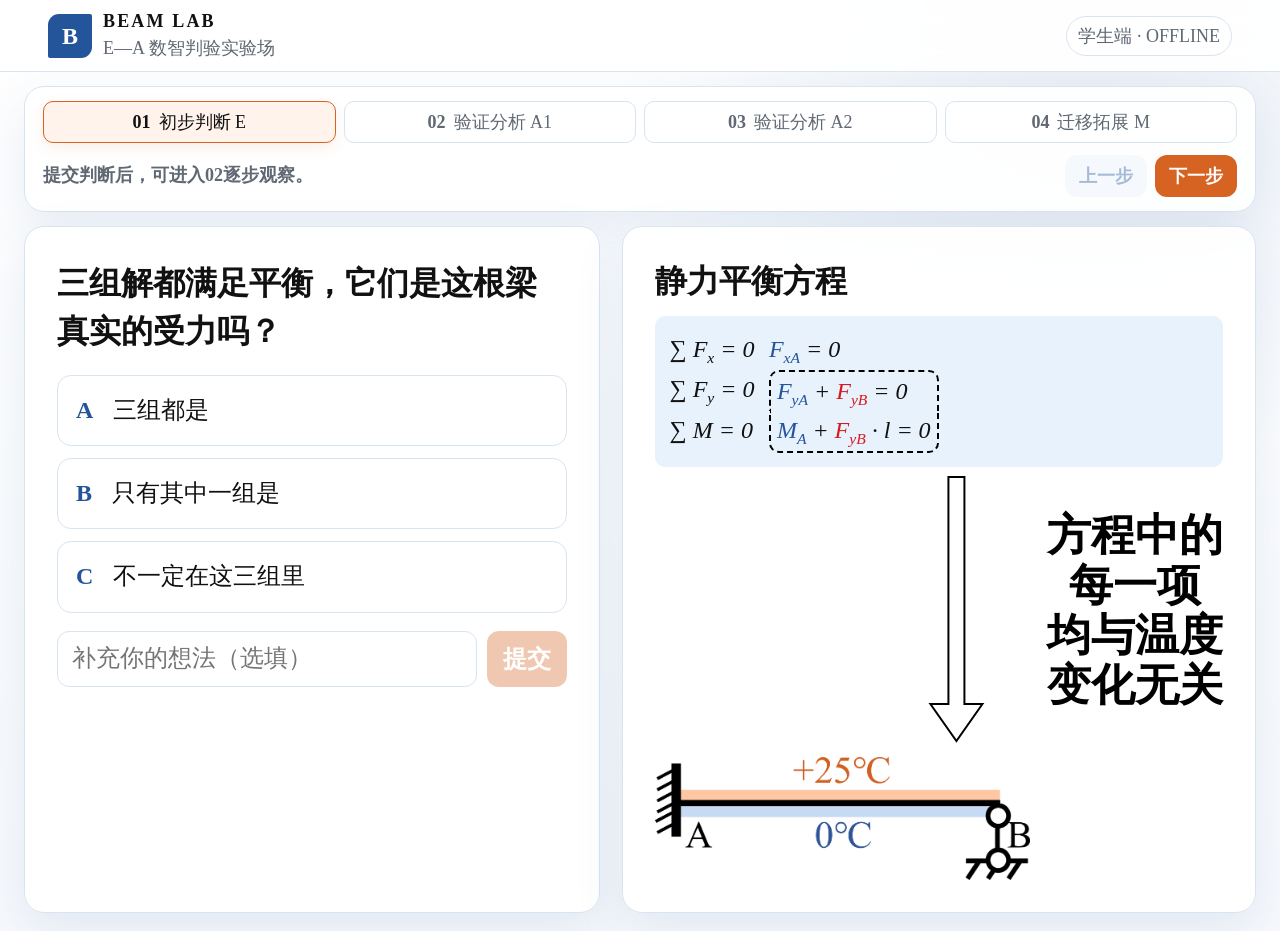
<file: student.html>
<!doctype html>
<html lang="zh-CN">
  <head>
    <meta charset="utf-8" />
    <meta name="viewport" content="width=device-width,initial-scale=1,viewport-fit=cover" />
    <meta name="theme-color" content="#f3eee4" />
    <title>BEAM LAB · 学生体验页-heat</title>
    <link rel="stylesheet" href="./static/styles.css?v=v17-oct21c-heat" />
  </head>
  <body>
    <header class="topbar">
      <a class="brand" id="brandLink" href="" aria-label="刷新学生体验页">
        <span class="brand-mark">B</span>
        <span><strong>BEAM LAB</strong><small>E—A 数智判验实验场</small></span>
      </a>
      <div class="session-pill" id="sessionPill">正在进入课堂…</div>
    </header>
    <main id="app" aria-live="polite"></main>
    <div id="toast" class="toast" role="status"></div>
    <script src="./static/compat.js?v=v5-sep27-5-heat"></script>
    <script src="./static/offline-config.js"></script>
    <script>
      window.BEAM_OFFLINE = { role: "student", assetBase: "./static", selfGuided: true };
    </script>
    <script src="./static/offline-data.js?v=v6-oct11-a1a2-heat"></script>
    <!-- 版面调试保存的配置（由 static/layout-tuner.js 读取） -->
    <script>document.write('<script src="./static/layout-overrides-heat.js?t=' + Date.now() + '"><\/script>');</script>
    <script src="./static/app.js?v=v17-oct21c-heat"></script>
    <script src="./static/typography.js?v=v6-sep30-m2-heat"></script>
    <!-- 版面：套用保存的版面（手机上先继承教师版）；手机版面在 student-edit.html 里调 -->
    <script src="./static/layout-tuner.js?v=tuner-23-heat-oct21c"></script>
  </body>
</html>
</file>
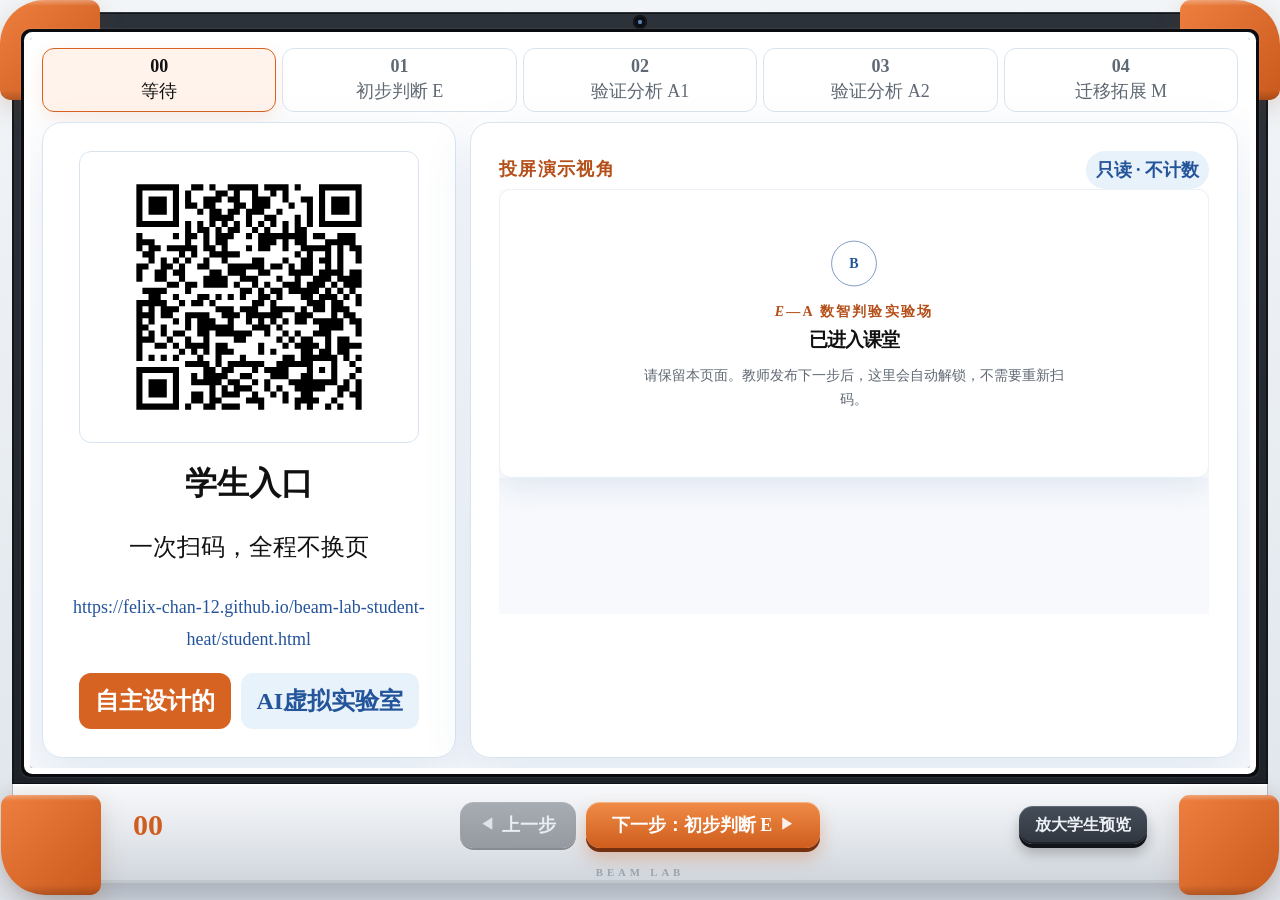
<file: teacher.html>
<!doctype html>
<html lang="zh-CN">
  <head>
    <meta charset="utf-8" />
    <meta name="viewport" content="width=device-width,initial-scale=1,viewport-fit=cover" />
    <meta name="theme-color" content="#f3eee4" />
    <title>BEAM LAB · 教师离线控制台-heat</title>
    <link rel="stylesheet" href="./static/styles.css?v=v27-oct25-termpop-heat" />
  </head>
  <body>
    <!-- 控制台套平板外框（一打开就有，避免先闪一下原来的顶部栏）；学生预览（?preview=1）和 ?frame=0 不套 -->
    <script>(function () { var q = new URLSearchParams(location.search); if (q.get("preview") !== "1" && q.get("frame") !== "0") document.body.classList.add("beam-frame"); })();</script>
    <header class="topbar">
      <a class="brand" id="brandLink" href="" aria-label="刷新离线课堂页面">
        <span class="brand-mark">B</span>
        <span><strong>BEAM LAB</strong><small>E—A 数智判验实验场</small></span>
      </a>
      <div class="session-pill" id="sessionPill">正在载入离线课堂…</div>
    </header>
    <main id="app" aria-live="polite"></main>
    <div id="toast" class="toast" role="status"></div>
    <script src="./static/compat.js?v=v5-sep27-5-heat"></script>
    <script src="./static/offline-config.js"></script>
    <script>
      window.BEAM_OFFLINE = {
        role: new URLSearchParams(location.search).get("preview") === "1" ? "student" : "teacher",
        assetBase: "./static",
        previewUrl: "./teacher.html?preview=1&v=v17-oct21c-heat" + (new URLSearchParams(location.search).get("edit") === "1" ? "&tune=1" : "")
      };
    </script>
    <script src="./static/offline-data.js?v=v6-oct11-a1a2-heat"></script>
    <!-- 版面调试保存的配置（由 static/layout-tuner.js 读取） -->
    <script>document.write('<script src="./static/layout-overrides-heat.js?t=' + Date.now() + '"><\/script>');</script>
    <script src="./static/app.js?v=v27-oct25-termpop-heat"></script>
    <script src="./static/typography.js?v=v6-sep30-m2-heat"></script>
    <!-- 版面调试：teacher.html?edit=1 打开 -->
    <script src="./static/layout-tuner.js?v=tuner-28-heat-oct25-a24seven"></script>
  </body>
</html>
</file>
<file: static/styles.css>
:root {
  --text-small: 18px;
  --text-body: 24px;
  --text-title: 32px;
  /* PPT统一配色：蓝色承载课程与系统信息，橙色承载判断与行动。 */
  --paper: #f7f9fc;
  --paper-2: #ffffff;
  --ink: #111111;
  --muted: #5f6873;
  --line: #d8e4f0;
  --orange: #d76322;
  --orange-dark: #b54f19;
  --blue: #24549a;
  --blue-soft: #e8f2fb;
  --green: #24549a;
  --shadow: 0 18px 50px rgba(36, 84, 154, 0.10);
  --force-concept-width: 180px;
  --force-control-width: 235px;
  --force-gap-x: 18px;
  --force-gap-y: 16px;
  --force-formula-scale: 100%;
  --force-concept-scale: 100%;
  font-family: "Microsoft YaHei", "PingFang SC", system-ui, sans-serif;
  color: var(--ink);
  background: var(--paper);
}

* { box-sizing: border-box; }
body { margin: 0; min-height: 100vh; background:
  radial-gradient(circle at 85% 0%, rgba(36,84,154,.10), transparent 30rem),
  linear-gradient(180deg, #ffffff, var(--paper)); }
button, input { font: inherit; }
button { cursor: pointer; }

.topbar {
  min-height: 72px; padding: 10px clamp(16px, 4vw, 48px); display: flex;
  align-items: center; justify-content: space-between; border-bottom: 1px solid var(--line);
  background: rgba(255,255,255,.92); backdrop-filter: blur(12px); position: sticky; top: 0; z-index: 20;
}
.brand { color: inherit; text-decoration: none; display: flex; align-items: center; gap: 11px; }
.brand-mark { width: 44px; height: 44px; display: grid; place-items: center; color: white;
  background: var(--blue); border-radius: 11px 2px 11px 2px; font: 800 23px/1 Georgia, serif; }
.brand strong, .brand small { display: block; }
.brand strong { letter-spacing: .12em; font: 800 16px/1.2 Georgia, serif; }
.brand small { color: var(--muted); margin-top: 3px; font-size: 12px; }
.session-pill { border: 1px solid var(--line); border-radius: 999px; padding: 7px 11px; color: var(--muted); font-size: 12px; background: var(--paper-2); }
.preview-page .session-pill { display: flex; align-items: center; gap: 10px; padding: 7px 13px; color: var(--blue); }
.preview-page .session-pill strong { padding-left: 10px; border-left: 1px solid var(--line); font: 800 18px/1 Cambria, monospace; color: var(--orange-dark); }

main { width: min(1180px, calc(100% - 28px)); margin: 24px auto 64px; }
.hero { display: grid; grid-template-columns: minmax(0, 1.35fr) minmax(260px, .65fr); gap: 22px; align-items: stretch; }
.panel { background: rgba(255,255,255,.96); border: 1px solid var(--line); border-radius: 20px; box-shadow: var(--shadow); padding: clamp(18px, 3vw, 32px); }
.eyebrow { margin: 0 0 10px; color: var(--orange-dark); text-transform: uppercase; letter-spacing: .16em; font-size: 12px; font-weight: 800; }
h1 { font: 750 clamp(29px, 5vw, 54px)/1.08 Georgia, "Microsoft YaHei", serif; letter-spacing: -.03em; margin: 0 0 14px; }
h2 { font: 750 clamp(22px, 3vw, 34px)/1.15 Georgia, "Microsoft YaHei", serif; margin: 0 0 12px; }
h3 { margin: 0 0 10px; font-size: 18px; }
p { line-height: 1.75; }
.lead { color: var(--muted); font-size: 17px; max-width: 62ch; }
.question { border-left: 4px solid var(--orange); padding: 4px 0 4px 16px; font-size: clamp(18px, 2.5vw, 25px); line-height: 1.55; margin: 22px 0; }
.ai-quote { background: var(--blue); color: white; padding: 18px; border-radius: 14px; line-height: 1.75; }

.steps { display: grid; grid-template-columns: repeat(3, 1fr); gap: 8px; margin: 0 0 22px; }
.step { border-top: 4px solid var(--line); color: var(--muted); padding: 10px 4px 0; font-size: 12px; }
.step.active { border-color: var(--orange); color: var(--ink); font-weight: 800; }
.step.done { border-color: var(--green); color: var(--green); }
.big-number { font: 800 48px/1 Georgia, serif; }
.metric-grid { display: grid; grid-template-columns: repeat(2, 1fr); gap: 10px; }
.metric { background: var(--blue-soft); border-radius: 14px; padding: 16px; }
.metric small { display: block; color: var(--muted); margin-top: 5px; }

.options { display: grid; gap: 12px; margin-top: 20px; }
.option { text-align: left; padding: 16px 18px; border-radius: 14px; border: 1px solid var(--line); background: white; color: var(--ink); line-height: 1.55; transition: .18s ease; }
.option:hover, .option:focus-visible { border-color: var(--orange); transform: translateY(-1px); box-shadow: 0 8px 24px rgba(215,99,34,.14); }
.option.selected { border-color: var(--orange); background: #fff3eb; box-shadow: 0 0 0 2px rgba(215,99,34,.12); }
.option strong { display: block; margin-bottom: 3px; }
.vote-submit-row { display: grid; grid-template-columns: minmax(0, 1fr) auto; gap: 10px; margin-top: 18px; }
.vote-submit-row input { min-width: 0; border: 1px solid var(--line); border-radius: 12px; padding: 12px 14px; color: var(--ink); background: white; outline: none; }
.vote-submit-row input:focus { border-color: var(--orange); box-shadow: 0 0 0 3px rgba(215,99,34,.10); }

.primary, .secondary, .stage-button { border: 0; border-radius: 12px; padding: 12px 16px; font-weight: 800; }
.primary { background: var(--orange); color: white; }
.primary:disabled { opacity: .35; cursor: not-allowed; }
.secondary { color: var(--blue); background: var(--blue-soft); }
.button-row { display: flex; gap: 10px; flex-wrap: wrap; margin-top: 18px; }

.lab-grid { display: grid; grid-template-columns: minmax(0, 1.4fr) minmax(250px, .6fr); gap: 18px; }
.canvas-wrap { background: #ffffff; border: 1px solid var(--line); border-radius: 16px; padding: 12px; overflow: hidden; }
canvas { width: 100%; height: auto; display: block; }
.control-card { display: flex; flex-direction: column; gap: 16px; }
.range-row { display: grid; grid-template-columns: 1fr auto; align-items: center; gap: 14px; }
input[type="range"] { width: 100%; accent-color: var(--orange); }
[hidden] { display: none !important; }
.force-story { padding: clamp(16px, 2vw, 26px); }
.force-story > h1 { font-size: clamp(27px, 3vw, 38px); margin-bottom: 14px; }
.force-composition { display: grid; grid-template-columns: minmax(0, 1fr) var(--force-control-width); gap: 14px; align-items: stretch; }
.force-free-canvas { position: relative; width: 100%; aspect-ratio: 6 / 5; overflow: hidden; background: #fff; border: 1px solid rgba(36,84,154,.12); border-radius: 14px; }
.deformation-row-divider { position: absolute; z-index: 1; left: 1.5%; right: 1.5%; top: 45%; height: 5px; transform: translateY(-50%); border-radius: 999px; background: #789bc5; pointer-events: none; }
.force-transition-arrow { position: absolute; z-index: 7; left: 52.5%; top: 25%; width: 6px; height: 37%; transform: translateX(-50%); border-radius: 999px; background: var(--orange); pointer-events: none; }
.force-transition-arrow::after { content: ""; position: absolute; left: 50%; bottom: -2px; width: 22px; height: 22px; border-right: 6px solid var(--orange); border-bottom: 6px solid var(--orange); transform: translate(-50%, 0) rotate(45deg); }
.force-free-element { position: absolute; z-index: 2; aspect-ratio: var(--element-ratio); transform-origin: left top; }
.force-free-element > img { display: block; width: 100%; height: 100%; object-fit: contain; }
.force-diagram-element { z-index: 1; container-type: inline-size; }
.moment-diagram-title { position: absolute; z-index: 3; left: 60%; top: 0; width: 40%; aspect-ratio: 3.6; display: grid; place-items: center; background: #fff; color: #111; font: 700 7cqw/1 "Microsoft YaHei", "PingFang SC", sans-serif; white-space: nowrap; pointer-events: none; }
.force-diagram-element canvas, .force-diagram-element img { position: absolute; inset: 0; display: block; width: 100%; height: 100%; }
.force-diagram-element canvas { z-index: 1; }
.force-diagram-element img { z-index: 2; pointer-events: none; object-fit: contain; }
.deformation-load-canvas, [data-deformation-load] { position: absolute; inset: 0; z-index: 3; display: block; width: 100%; height: 100%; pointer-events: none; }
.deformation-dimension-canvas { position: absolute; inset: 0; z-index: 1; display: block; width: 100%; height: 100%; pointer-events: none; }
.deformation-trend-label { position: absolute; z-index: 5; left: 5%; top: 8%; padding: 3px 8px; border-radius: 7px; color: #6f7c8a; background: rgba(255,255,255,.92); box-shadow: 0 1px 5px rgba(20,45,76,.08); font-size: clamp(12px, 1.2vw, 18px); font-weight: 800; white-space: nowrap; }
.deformation-zero-label { position: absolute; z-index: 5; right: 7%; top: 5%; color: #18a95b; font: 900 clamp(22px, 2vw, 34px)/1.05 "Times New Roman", serif; white-space: nowrap; text-shadow: 0 1px 0 #fff, 0 0 5px rgba(255,255,255,.9); }
.deformation-zero-label sub { font-family: "Times New Roman", serif; font-size: .7em; font-style: normal; }
.deformation-story [data-element-slot="basicStructure"] > img { position: absolute; inset: 0; z-index: 2; }
.deformation-formula-label { position: absolute; z-index: 5; padding: 3px 7px; border-radius: 7px; background: rgba(255,255,255,.9); box-shadow: 0 1px 5px rgba(20,45,76,.08); font: 700 18px/1.15 Cambria, "Times New Roman", serif; white-space: nowrap; pointer-events: none; transform-origin: left top; }
.deformation-formula-label sub, .deformation-formula-label sup { font-size: .7em; }
.compact-fraction { margin-inline: 2px; }
.deformation-decomposed [data-element-slot="basicStructure"] { overflow: visible; }
.deformation-decomposed [data-element-slot="basicMomentBg"] { overflow: visible; }
.deformation-decomposed [data-force-channel="basic"]:disabled { opacity: .45; cursor: not-allowed; }
.force-live-value { position: absolute; z-index: 4; display: block; padding: 2px 5px; border-radius: 6px; background: rgba(255,255,255,.88); box-shadow: 0 1px 5px rgba(20,45,76,.08); font: 600 clamp(10px, 1vw, 16px)/1.15 Cambria, "Times New Roman", serif; white-space: nowrap; pointer-events: none; transform-origin: left top; }
.force-live-value sub { font-size: .7em; }
.force-live-value sup { font-size: .7em; }
.force-live-value-fyb { color: #d71920; font-weight: 900; }
.force-live-value-ma, .force-live-value-fya { color: var(--blue); }
.force-live-value[data-force-mode="uniform"] { color: #800080; }
.force-live-value[data-force-mode="fyb"] { color: #008000; }
.force-controls { display: grid; grid-template-rows: 1fr 1fr; gap: 14px; min-width: 0; height: var(--force-control-height); align-self: start; }
.force-control { padding: 12px 4px; justify-content: flex-start; }
.force-control .readout { padding: 9px; }
.force-control .readout strong { font-size: 17px; }
.deformation-story > h1 { font-size: clamp(25px, 2.5vw, 34px); }
.formula { font-family: Cambria, Georgia, serif; background: var(--blue-soft); border-radius: 12px; padding: 12px 14px; text-align: center; font-size: 18px; }
.equilibrium-system { display: grid; gap: 8px; text-align: left; font-size: clamp(15px, 1.25vw, 20px); line-height: 1.45; white-space: nowrap; }
.eq-blue { color: var(--blue); }
.eq-red { color: #d71920; }
.fraction { display: inline-grid; grid-template-rows: auto auto; vertical-align: middle; line-height: 1; text-align: center; margin-inline: 2px; }
.fraction span:first-child { border-bottom: 1px solid currentColor; padding: 0 3px 2px; }
.fraction span:last-child { padding-top: 2px; }
.candidate-solutions { margin-top: 14px; padding-top: 12px; border-top: 1px solid var(--line); font-family: Cambria, Georgia, serif; }
.candidate-heading { display: flex; align-items: center; justify-content: space-between; gap: 10px; margin-bottom: 10px; color: var(--muted); font: 700 12px/1.3 "Microsoft YaHei", sans-serif; }
.candidate-row { display: grid; grid-template-columns: repeat(3, minmax(0, 1fr)); align-items: center; gap: 8px; min-height: 48px; border-top: 1px dashed rgba(36,84,154,.16); font-size: clamp(11px, 1.05vw, 18px); white-space: nowrap; }
.candidate-heading + .candidate-row { border-top: 0; }
.candidate-row > span { text-align: center; }
.readouts { display: grid; grid-template-columns: repeat(2, 1fr); gap: 8px; }
.readout { padding: 11px; border: 1px solid var(--line); border-radius: 11px; }
.readout strong { display: block; font: 800 19px/1.2 Cambria, serif; }
.readout small { color: var(--muted); }
.zero { color: var(--green); }
.hint { color: var(--muted); font-size: 13px; line-height: 1.65; }

.teacher-grid { display: grid; grid-template-columns: 1.2fr .8fr; gap: 18px; }
.stage-controls { display: grid; gap: 10px; }
.stage-button { text-align: left; background: var(--paper); color: var(--ink); border: 1px solid transparent; }
.stage-button.current { border-color: var(--orange); background: #fff3eb; }
.stage-button span { color: var(--muted); font-weight: 500; margin-left: 8px; }
.vote-bars { display: grid; gap: 13px; margin-top: 18px; }
.vote-bar header { display: flex; justify-content: space-between; gap: 12px; font-size: 13px; margin-bottom: 6px; }
.bar-track { height: 10px; border-radius: 99px; background: var(--paper); overflow: hidden; }
.bar-fill { height: 100%; background: var(--orange); border-radius: inherit; min-width: 0; transition: width .3s ease; }
.teacher-pulse { display: flex; flex-direction: column; }
.comment-tools { margin-top: auto; padding-top: 12px; border-top: 1px solid var(--line); display: flex; align-items: center; justify-content: space-between; gap: 10px; color: var(--muted); font-size: 12px; }
.comment-tools > div { display: flex; gap: 6px; }
.compact-button { padding: 6px 9px; border-radius: 8px; font-size: 12px; }
.comment-stream { padding-top: 9px; overflow: hidden; min-height: 43px; }
.comment-track { display: flex; align-items: center; gap: 12px; width: max-content; padding-left: 100%; box-sizing: content-box; animation: comment-drift 24s linear infinite; }
.comment-stream.paused .comment-track { animation: none; padding-left: 0; }
.comment-chip { flex: 0 0 auto; max-width: 360px; overflow: hidden; text-overflow: ellipsis; white-space: nowrap; border-radius: 999px; padding: 7px 13px; background: var(--blue-soft); color: var(--blue); font-size: 13px; }
@keyframes comment-drift { from { transform: translateX(0); } to { transform: translateX(-100%); } }
.entry-card { display: grid; grid-template-columns: 170px 1fr; align-items: center; gap: 18px; }
.qr { width: 170px; height: 170px; object-fit: contain; background: white; border: 1px solid var(--line); padding: 8px; border-radius: 12px; }
.url { overflow-wrap: anywhere; color: var(--blue); font-size: 13px; }
.timer { font: 800 32px/1 Cambria, monospace; color: var(--blue); }

.teacher-cockpit { display: grid; gap: 16px; }
.teacher-command-bar { position: static; z-index: 15; display: flex; justify-content: space-between; align-items: center; gap: 24px; padding-block: 18px; background: rgba(255,255,255,.98); }
.teacher-command-bar h2, .teacher-command-bar p { margin-bottom: 0; }
.stage-nav { display: flex; gap: 9px; flex-wrap: wrap; justify-content: flex-end; }
.stage-nav button:disabled { opacity: .35; cursor: not-allowed; }
.vote-control { border: 1px solid var(--orange); border-radius: 12px; padding: 11px 14px; font-weight: 800; }
.end-vote { background: var(--orange); color: white; }
.reopen-vote { background: white; color: var(--orange-dark); }
.reveal-control { border: 1px solid #25a66a; border-radius: 12px; padding: 11px 14px; background: #25a66a; color: white; font-weight: 800; }
.force-reveal-grid { display: grid; grid-template-columns: repeat(5, 32px); gap: 5px; align-items: center; }
.force-reveal-grid button { width: 32px; height: 32px; padding: 0; border: 1px solid #a9d9c2; border-radius: 7px; background: #eef8f3; color: #4f7563; font: 800 13px/1 Georgia, serif; }
.force-reveal-grid button.active { border-color: #25a66a; background: #25a66a; color: white; box-shadow: 0 4px 10px rgba(37,166,106,.18); }
.self-guided-nav { display: grid; gap: 12px; margin-bottom: 14px; padding: 14px 18px; }
.self-guided-page main > .steps { display: none; }
.self-stage-roadmap { display: grid; grid-template-columns: repeat(4, 1fr); gap: 8px; }
.self-stage-button { border: 1px solid var(--line); border-radius: 10px; background: white; color: var(--muted); padding: 8px 10px; font-size: 12px; }
.self-stage-button span { display: inline-block; margin-right: 8px; font: 800 15px/1 Georgia, serif; }
.self-stage-button.current { color: var(--ink); border-color: var(--orange); background: #fff3eb; box-shadow: 0 5px 14px rgba(215,99,34,.1); }
.self-step-control { display: flex; align-items: center; justify-content: space-between; gap: 14px; }
.self-substeps { display: flex; align-items: center; gap: 10px; }
.self-substeps-label, .self-guide-hint { margin: 0; color: var(--muted); font-size: 12px; font-weight: 700; }
.self-nav-actions { display: flex; gap: 8px; margin-left: auto; }
.self-nav-actions button { padding: 9px 14px; }
.self-nav-actions button:disabled { opacity: .4; cursor: not-allowed; }
.teacher-cockpit.vote-feedback-mode .teacher-overview { grid-template-rows: minmax(0, 1fr); }
.teacher-cockpit.vote-feedback-mode .entry-compact { display: none; }
.teacher-cockpit.vote-feedback-mode .teacher-pulse { height: 100%; }
.student-feedback-summary { display: grid; grid-template-columns: minmax(150px, .35fr) minmax(280px, 1fr); gap: 22px; align-items: stretch; margin: 22px 0; }
.student-feedback-total { display: grid; place-content: center; text-align: center; border-radius: 16px; background: var(--blue-soft); color: var(--blue); padding: 20px; }
.student-feedback-total strong { font: 800 64px/1 Georgia, serif; }
.student-feedback-total span { margin-top: 8px; color: var(--muted); font-weight: 700; }
.student-vote-bars { display: grid; align-content: center; gap: 12px; margin: 0; }
.student-feedback-comments { margin-top: 20px; }
.student-feedback-comments p { margin: 9px 0; padding: 13px 16px; border: 1px solid var(--line); border-radius: 12px; background: #fff; }
.vote-status { margin: 10px 0 0; color: var(--blue); font-size: 13px; font-weight: 700; }
.vote-status.closed { color: var(--orange-dark); }
.stage-roadmap { display: grid; grid-template-columns: repeat(5, 1fr); gap: 8px; }
.roadmap-step { border: 1px solid var(--line); border-radius: 12px; background: rgba(255,255,255,.86); color: var(--muted); padding: 10px 8px; font-size: 12px; }
.roadmap-step span { display: block; font: 800 16px/1 Georgia, serif; margin-bottom: 4px; }
.roadmap-step.current { color: var(--ink); border-color: var(--orange); background: #fff3eb; box-shadow: 0 6px 18px rgba(215,99,34,.12); }
.teacher-workspace { display: grid; grid-template-columns: minmax(460px, .9fr) minmax(520px, 1.1fr); gap: 18px; align-items: stretch; }
.teacher-overview { display: grid; grid-template-rows: minmax(0, 1fr) auto; gap: 18px; min-height: 0; }
.pulse-heading, .preview-heading { display: flex; justify-content: space-between; align-items: flex-start; gap: 18px; }
.entry-compact { display: grid; grid-template-columns: 170px 1fr; gap: 24px; align-items: center; }
.entry-compact .qr { width: 170px; height: 170px; }
.entry-compact > div { padding-left: 10px; }
.preview-panel { padding: 18px; position: static; display: flex; flex-direction: column; min-height: 0; align-self: stretch; }
.preview-badge { border-radius: 999px; padding: 7px 10px; background: var(--blue-soft); color: var(--blue); font-size: 12px; font-weight: 800; white-space: nowrap; }
.device-frame { flex: 1; min-height: 0; overflow: hidden; border: 1px solid var(--line); border-radius: 16px; background: var(--paper); }
.device-frame iframe { display: block; width: 100%; height: 100%; min-height: 0; border: 0; background: var(--paper); }
.teacher-cockpit.preview-focus .teacher-overview, .teacher-cockpit.preview-focus .stage-roadmap { display: none; }
.teacher-cockpit.preview-focus .teacher-workspace { grid-template-columns: 1fr; }
.teacher-cockpit.preview-focus .preview-panel { position: static; }
.teacher-cockpit.preview-focus .device-frame iframe { height: min(720px, calc(100vh - 190px)); min-height: 0; }

/* 教师端顶部压缩为一条控制带，减少与 BEAM LAB 页眉的重复信息。 */
.teacher-command-bar { padding-block: 9px; }
.teacher-command-bar .eyebrow, .teacher-command-bar .hint { display: none; }
.teacher-command-bar h2 { margin: 0; font-size: clamp(20px, 2.2vw, 28px); }

/* 预览面板只保留一个小型入口提示，主体标题交给学生端的 BEAM LAB 页眉。 */
.preview-heading { align-items: center; }
.preview-heading h2 { display: none; }
.preview-heading .eyebrow { margin: 0; font-size: 11px; letter-spacing: .08em; }

/* A 阶段的核心是操作画面，标题和说明收敛为轻量提示；E 阶段的问题标题保持突出。 */
#app > .panel:not(.waiting) > h1 { font-size: clamp(26px, 3.2vw, 38px); margin-bottom: 8px; }
#app > .panel:not(.waiting) > .lead { display: none; }

table { width: 100%; border-collapse: collapse; margin-top: 16px; font-size: 14px; }
th, td { border-bottom: 1px solid var(--line); padding: 11px 8px; text-align: right; }
th:first-child, td:first-child { text-align: left; }
th { color: var(--muted); font-size: 12px; }
.pass { color: var(--green); font-weight: 800; }
.waiting { text-align: center; padding: 12vh 20px; }
.waiting .pulse { width: 78px; height: 78px; border: 1px solid var(--blue); border-radius: 50%; margin: 0 auto 22px; display: grid; place-items: center; color: var(--blue); font: 800 24px Georgia, serif; animation: pulse 1.8s infinite; }
@keyframes pulse { 50% { box-shadow: 0 0 0 18px rgba(36,84,154,0); background: rgba(36,84,154,.08); } }
.toast { position: fixed; left: 50%; bottom: 24px; transform: translate(-50%, 20px); opacity: 0; pointer-events: none; background: var(--ink); color: white; padding: 10px 16px; border-radius: 999px; transition: .2s ease; z-index: 30; }
.toast.show { transform: translate(-50%, 0); opacity: 1; }

.layout-mode main { width: calc(100% - 380px); margin-left: 16px; margin-right: 364px; }
.layout-mode.layout-editor-collapsed main { width: calc(100% - 88px); margin-right: 72px; }
.layout-editor { position: fixed; inset: 0 0 0 auto; z-index: 60; width: 350px; background: #fff; border-left: 1px solid var(--line); box-shadow: -16px 0 40px rgba(36,84,154,.14); overflow: auto; }
.layout-editor > header { position: sticky; top: 0; z-index: 2; display: flex; align-items: center; justify-content: space-between; gap: 12px; padding: 16px; border-bottom: 1px solid var(--line); background: rgba(255,255,255,.96); }
.layout-editor > header strong, .layout-editor > header small { display: block; }
.layout-editor > header strong { font-size: 20px; }
.layout-editor-header-actions { display: flex; align-items: center; gap: 6px; }
.layout-editor-header-actions .compact-button { padding: 8px 9px; font-size: 11px; }
.layout-editor > header small { margin-top: 3px; color: var(--muted); font-size: 11px; }
.layout-editor-body { padding: 14px 16px 24px; }
.layout-editor-body section + section { margin-top: 20px; padding-top: 14px; border-top: 1px solid var(--line); }
.layout-editor h3 { margin: 0 0 10px; color: var(--blue); font-size: 15px; }
.layout-control { display: grid; grid-template-columns: minmax(0, 1fr) 72px 22px; gap: 2px 8px; align-items: center; margin-bottom: 9px; }
.layout-control > span { grid-column: 1 / -1; display: flex; justify-content: space-between; color: #26313d; font-size: 12px; }
.layout-control output { color: var(--orange-dark); font-weight: 800; }
.layout-control input { min-width: 0; }
.layout-control .layout-number { width: 100%; box-sizing: border-box; border: 1px solid var(--line); border-radius: 6px; padding: 3px 5px; background: #fff; color: #26313d; font-size: 11px; }
.layout-control small { color: var(--muted); }
.asset-upload { display: flex; align-items: center; justify-content: space-between; gap: 10px; padding: 8px 0; border-bottom: 1px dashed var(--line); font-size: 12px; }
.asset-upload input { width: 126px; font-size: 10px; }
.element-control { margin-bottom: 7px; border: 1px solid var(--line); border-radius: 9px; background: #fbfdff; }
.element-control summary { cursor: pointer; padding: 8px 10px; color: var(--blue); font-size: 12px; font-weight: 800; }
.element-control[open] summary { border-bottom: 1px solid var(--line); }
.element-control .element-axis { margin: 8px 10px; }
.style-grid { display: grid; grid-template-columns: 1fr 1fr; gap: 8px; margin-top: 12px; }
.style-grid label { display: grid; gap: 5px; color: #26313d; font-size: 11px; }
.style-grid select, .style-grid input[type="color"] { width: 100%; min-height: 30px; border: 1px solid var(--line); border-radius: 7px; background: #fff; }
.layout-template-links { display: flex; flex-wrap: wrap; gap: 6px; margin: 10px 0 8px; }
.layout-template-links a { padding: 5px 8px; border: 1px solid var(--line); border-radius: 8px; color: var(--blue); background: var(--blue-soft); font-size: 10px; text-decoration: none; }
.layout-template-links a:hover { border-color: var(--blue); }
.layout-editor-actions { position: sticky; bottom: 0; display: grid; grid-template-columns: 1fr 1fr; gap: 8px; margin: 18px -4px -10px; padding: 12px 4px 4px; background: linear-gradient(180deg, rgba(255,255,255,.75), #fff 32%); }
.layout-editor-actions .reset-layout-button { grid-column: 1 / -1; }
.layout-editor.collapsed { width: 58px; overflow: hidden; }
.layout-editor.collapsed > header { height: 100%; padding: 8px; writing-mode: vertical-rl; justify-content: flex-start; }
.layout-editor.collapsed > header div { display: none; }
.layout-editor.collapsed > header .layout-editor-header-actions { display: block; }
.layout-editor.collapsed #closeLayoutEditor { display: none; }
.layout-editor.collapsed .layout-editor-body { display: none; }

/* 学生端按内容自然收缩，禁止用视口最小高度制造底部空白。 */
.student-page main { min-height: 0; margin-bottom: 18px; }
.student-page.preview-page { min-height: 0; }
.student-page .hero { min-height: 0; }
.student-page .hero > .panel { height: auto; }
.student-page main > .panel:not(.waiting), .student-page .waiting { min-height: 0; }

/* 教师预览内保持同样比例，但收紧外围留白。 */
.preview-page main { width: min(100% - 20px, 1600px); margin-top: 12px; }
.preview-page .steps { margin-bottom: 14px; }
.preview-page .hero, .preview-page main > .panel:not(.waiting) { min-height: 0; }
.preview-page .hero > .panel, .preview-page main > .panel:not(.waiting) { padding-block: clamp(22px, 3vh, 34px); }
.preview-page .options { gap: 14px; margin-top: 24px; }
.preview-page .option { padding: 18px 20px; }
.preview-page table { margin-top: 22px; font-size: 15px; }
.preview-page th, .preview-page td { padding: 14px 10px; }
.preview-page #migrationResult .question { margin-top: 28px; padding-block: 10px; }
.layout-mode.preview-page main { width: calc(100% - 380px); margin-left: 16px; margin-right: 364px; }
.layout-mode.layout-editor-collapsed.preview-page main { width: calc(100% - 88px); margin-right: 72px; }

/* E阶段把屏幕交给问卷，放大可点击区域。 */
.preview-page[data-stage="1"] .question { margin-block: 26px; font-size: 22px; }
.preview-page[data-stage="1"] .options { gap: 18px; }
.preview-page[data-stage="1"] .option { padding-block: 21px; }

/* M阶段内容较短，通过表格与结论区的真实信息占用纵向空间。 */
.preview-page[data-stage="4"] main > .panel { padding-block: 34px; }
.preview-page[data-stage="4"] main > .panel > h1 { font-size: 40px; margin-bottom: 20px; }
.preview-page[data-stage="4"] .button-row { margin-block: 24px; }
.preview-page[data-stage="4"] table { font-size: 16px; }
.preview-page[data-stage="4"] th, .preview-page[data-stage="4"] td { padding-block: 17px; }
.preview-page[data-stage="4"] #migrationResult .question { margin-top: 34px; font-size: 21px; line-height: 1.7; }

/* 教师控制台：以 16:9、1920×1080 窗口为首屏基准。 */
@media (min-width: 1100px) {
  main { width: min(1600px, calc(100% - 48px)); margin-top: 14px; }
  .teacher-cockpit { gap: 10px; }
  .teacher-command-bar { padding-block: 9px; }
  .stage-roadmap { gap: 6px; }
  .roadmap-step { padding: 8px 7px; }
  .teacher-workspace { grid-template-columns: minmax(560px, .92fr) minmax(720px, 1.28fr); gap: 14px; height: auto; min-height: 0; max-height: none; }
  .teacher-overview { gap: 12px; }
  .teacher-pulse { padding: 20px; min-height: 0; overflow: auto; }
  .metric-grid { gap: 8px; }
  .metric { padding: 12px; }
  .big-number { font-size: 40px; }
  .vote-bars { gap: 8px; margin-top: 12px; }
  .entry-compact { padding: 18px; grid-template-columns: 170px 1fr; gap: 22px; }
  .entry-compact .qr { width: 170px; height: 170px; }
  .preview-panel { padding: 16px; }
}

/* 浏览器全屏时只调整横向比例，不再强制纵向撑高。 */
@media (min-width: 1100px) and (min-height: 900px) {
  .teacher-workspace { grid-template-columns: minmax(590px, .86fr) minmax(780px, 1.14fr); }
}

/* F11 全屏：用新增的纵向空间放大控制台，左右严格等高并贴近屏幕底部。 */
@media (min-width: 1100px) and (min-height: 1000px) {
  main { margin-bottom: 14px; }
  .teacher-workspace { min-height: calc(100vh - 245px); align-items: stretch; }
  .teacher-overview { height: 100%; grid-template-rows: minmax(0, 1fr) auto; }
  .preview-panel { height: 100%; align-self: stretch; }
  .teacher-cockpit:not(.preview-focus) .device-frame { flex: 1; }
  .teacher-cockpit:not(.preview-focus) .device-frame iframe { height: 100%; }
  .teacher-cockpit.preview-focus .preview-panel { height: calc(100vh - 170px); }
  .teacher-cockpit.preview-focus .device-frame { flex: 1; }
  .teacher-cockpit.preview-focus .device-frame iframe { height: 100%; }
}

@media (max-width: 780px) {
  .deformation-formula-label { padding: 2px 4px; font-size: 11px; }
  .hero, .lab-grid, .teacher-grid { grid-template-columns: 1fr; }
  .force-composition { grid-template-columns: 1fr; grid-template-rows: auto; }
  .force-controls { grid-template-columns: 1fr 1fr; grid-template-rows: auto; }
  .steps { grid-template-columns: repeat(2, 1fr); }
  .entry-card { grid-template-columns: 1fr; }
  .qr { width: 150px; height: 150px; }
  .session-pill { display: none; }
  main { width: min(100% - 18px, 680px); margin-top: 12px; }
  .panel { border-radius: 16px; padding: 18px; }
  .readouts { grid-template-columns: 1fr 1fr; }
  th, td { padding: 9px 5px; font-size: 12px; }
  .teacher-command-bar, .pulse-heading, .preview-heading { align-items: stretch; flex-direction: column; }
  .stage-nav { justify-content: flex-start; }
  .stage-roadmap { grid-template-columns: repeat(3, 1fr); }
  .self-guided-nav { padding: 10px; }
  .self-stage-button { padding: 8px 4px; }
  .self-stage-button span { display: block; margin: 0 0 4px; }
  .self-step-control { align-items: flex-start; }
  .self-substeps { align-items: flex-start; flex-direction: column; gap: 6px; }
  .self-nav-actions { align-self: flex-end; }
  .student-feedback-summary { grid-template-columns: 1fr; gap: 12px; }
  .student-feedback-total { grid-template-columns: auto auto; gap: 10px; align-items: baseline; }
  .student-feedback-total strong { font-size: 46px; }
  .teacher-workspace { grid-template-columns: 1fr; }
  .entry-compact { grid-template-columns: 1fr; }
  .preview-panel { position: static; }
  .device-frame iframe { height: 540px; }
}

/* 2026-09-13: original diagrams with the requested classroom steps. */
.force-controls { grid-template-rows: auto; height: auto; }
.force-controls [hidden], .force-free-canvas [hidden] { display: none !important; }
.special-candidates { display: flex; flex-wrap: wrap; gap: 6px; }
.special-candidates button { flex: 1 1 auto; padding: 9px 6px; font-size: 13px; }
.special-candidates button[aria-pressed="true"] { color: var(--orange-dark); border-color: var(--orange); background: #fff4e8; }
.ai-deformation-card { display: grid; gap: 7px; padding: 12px; border: 1px solid rgba(36,84,154,.18); border-radius: 14px; background: linear-gradient(135deg, #f4f8ff, #fff9f2); box-shadow: 0 8px 22px rgba(36,84,154,.08); }
.ai-deformation-heading { display: flex; align-items: center; gap: 8px; color: var(--blue); font-size: 14px; }
.ai-deformation-heading span { display: inline-grid; place-items: center; width: 30px; height: 24px; border-radius: 7px; color: white; background: var(--blue); font: 900 12px/1 "Microsoft YaHei", sans-serif; letter-spacing: .5px; }
.ai-deformation-button { width: 100%; padding-block: 10px; }
.ai-deformation-button:disabled { opacity: 1; background: var(--green); }
.ai-deformation-card[aria-busy="true"] .ai-deformation-button { background: var(--orange); }
.ai-deformation-card small { color: var(--blue); text-align: center; font-size: 15px; font-weight: 900; line-height: 1.35; }
.displacement-readout { margin-top: 12px; width: 100%; text-align: center; }
.displacement-readout strong { display: block; font-weight: 900; font-size: 23px; }
.displacement-readout small { display: block; margin-top: 6px; }
.structure-caption { position: absolute; left: 3%; color: var(--blue); font-weight: 800; font-size: clamp(14px, 1.5vw, 24px); z-index: 6; }
.top-caption { top: 2%; }
.bottom-caption { top: 46%; }
.force-story:not(.deformation-story) .force-stage-caption { left: 31%; }
.force-story:not(.deformation-story) .force-stage-caption.top-caption { left: 25.5%; top: 18.5%; }
.force-story:not(.deformation-story) .force-stage-caption.bottom-caption { top: 59%; }
.force-story:not(.deformation-story)[data-reveal-step="3"] [data-force-compare-decoration].deformation-row-divider { left: 1.5%; right: 30%; }
.force-story:not(.deformation-story)[data-reveal-step="3"] .force-stage-caption { left: 15%; }
.force-story:not(.deformation-story)[data-reveal-step="3"] .force-stage-caption.top-caption { top: 34%; }
.force-story:not(.deformation-story)[data-reveal-step="3"] .force-stage-caption.bottom-caption { top: 54.2%; }
.deformation-story[data-reveal-step="4"] .deformation-formula-label, .deformation-story[data-reveal-step="5"] .deformation-formula-label { left: 50% !important; top: 88% !important; transform: translateX(-50%) !important; font-size: clamp(14px, 1.5vw, 24px); }

.force-control .displacement-readout strong { font-size: 23px; font-weight: 900; }


.force-reveal-grid { grid-template-columns: repeat(5, 32px); }

@media (max-width: 780px) {
  .force-story:not(.deformation-story) .force-stage-caption { font-size: 12px; white-space: nowrap; }
  .force-story:not(.deformation-story)[data-reveal-step="3"] .force-stage-caption { left: 6%; }
  .force-story:not(.deformation-story)[data-reveal-step="3"] .force-stage-caption.top-caption { top: 36%; }
}

@media (max-width: 350px) {
  .force-story:not(.deformation-story)[data-reveal-step="3"] .force-stage-caption.top-caption { left: 3%; }
  .force-story:not(.deformation-story)[data-reveal-step="3"] [data-force-compare-decoration].deformation-row-divider { right: 34%; }
}



/* V5：课堂页面仅使用标题、正文、注释三个字号层级。上下标同样使用小字号。 */
body:not(.layout-mode), body:not(.layout-mode) * { font-size: var(--text-body) !important; }
body:not(.layout-mode) :is(h1, h1 *, h2, h2 *, .student-feedback-total strong) { font-size: var(--text-title) !important; }
body:not(.layout-mode) :is(.brand small, .brand strong, .session-pill, .session-pill *, .hint, .symbol-notes, .symbol-notes *, .url, .preview-heading *, .roadmap-step, .roadmap-step *, .stage-nav button, .self-guided-nav *, .vote-status, .toast, .force-live-value, .force-live-value *, .structure-caption, .moment-diagram-title, .deformation-trend-label) { font-size: var(--text-small) !important; }
body:not(.layout-mode) :is(sub, sup) { font-size: var(--text-small) !important; }
.steps { display: none; }
.vote-status:empty { display: none; }
.hero { grid-template-columns: minmax(0, 1fr) minmax(0, 1.1fr); }
.hero h1 { line-height: 1.5; letter-spacing: 0; }
.hero h2 { line-height: 1.4; }
.hero .option { display: flex; align-items: center; gap: 20px; }
.hero .option strong { margin: 0; color: var(--blue); }
.hero .equilibrium-system { line-height: 1.5; padding: 14px; }
.hero .candidate-row { min-height: 62px; }
.symbol-notes { margin-top: 20px; border-top: 1px solid var(--line); padding-top: 12px; color: var(--muted); }
.symbol-notes p { margin: 4px 0; line-height: 1.55; }
.teacher-workspace { grid-template-columns: minmax(320px, .7fr) minmax(0, 1.3fr); min-height: 0; }
.teacher-overview { grid-template-rows: 1fr; height: auto; }
.entry-compact { display: flex; flex-direction: column; justify-content: center; text-align: center; gap: 22px; padding: 28px; }
.entry-compact .qr { width: min(100%, 340px); height: auto; aspect-ratio: 1; }
.entry-compact > div { padding: 0; width: 100%; }
.entry-compact .button-row { justify-content: center; }
.preview-panel { min-height: 650px; }
.teacher-cockpit.preview-focus .preview-heading { display: none; }
.teacher-cockpit.preview-focus .preview-panel { padding: 0; min-height: 0; height: calc(100vh - 170px); }
.force-story:not(.deformation-story) [data-element-slot="originalEquation"],
.force-story:not(.deformation-story) [data-element-slot="basicEquation"] { display: none !important; }
@media (max-width: 1000px) {
  .hero { grid-template-columns: 1fr; }
  .teacher-workspace { grid-template-columns: 1fr; }
  .entry-compact .qr { width: min(100%, 300px); }
}
@media (max-width: 600px) {
  :root { --text-small: 16px; --text-body: 20px; --text-title: 26px; }
  .brand small { display: none; }
  .topbar { padding: 10px; gap: 8px; }
  .session-pill { padding: 5px 8px; }
  .hero .panel { padding: 16px; }
  .hero .equilibrium-system { padding: 10px 4px; }
  .hero .candidate-row { gap: 4px; }
  .vote-submit-row { grid-template-columns: 1fr; }
}
/* 嵌入教师控制台时，阶段名和品牌由外层显示一次。 */
.embedded-preview .topbar { display: none; }
@media (min-width: 1000px) {
  .preview-page .force-free-canvas { max-width: calc((100vh - 130px) * 1.2); }
  .embedded-preview .force-free-canvas { max-width: calc((100vh - 100px) * 1.2); }
}
@media (max-width: 600px) {
  .self-step-control { flex-wrap: wrap; }
  .self-nav-actions { width: 100%; justify-content: flex-end; }
  .self-nav-actions button { white-space: nowrap; }
}

/* V5：英数采用新罗马，中文回退微软雅黑；三个固定字号不再随屏幕缩放。 */
:root { --text-small: 18px; --text-body: 24px; --text-title: 32px; }
body, body * { font-family: "Times New Roman", "Microsoft YaHei", serif !important; }
body:not(.layout-mode) :is(i, .math-variable) { font-style: italic; }
body:not(.layout-mode) :is(sub, sup, sub *, sup *) { font-size: var(--text-small) !important; }
body:not(.layout-mode) :is(sub, sup) { line-height: 0; }
.math-variable { font-size: inherit !important; }
body:not(.layout-mode) .math-variable { font-size: inherit !important; }
/* 去掉预览外壳及画布外围面板，只保留内容区域本身的边界。 */
.preview-panel, .device-frame, .teacher-cockpit.preview-focus .preview-panel,
.student-page #app > .force-story {
  border: 0; border-radius: 0; box-shadow: none; background: transparent; padding: 0;
}
.teacher-cockpit.preview-focus .device-frame { border: 0; border-radius: 0; }
.embedded-preview { background: #fff; }
.embedded-preview main { width: 100%; margin: 0; }
.student-page #app > .force-story { padding: 12px 0 0; }
.force-story > h1 { padding: 0 14px; }
.force-composition { align-items: start; gap: 20px; }
.force-free-canvas { max-width: none !important; }
.force-controls { padding: 8px 14px 0 0; }
.teacher-cockpit.preview-focus .preview-panel { height: calc(100vh - 165px); }
@media (min-width: 1000px) {
  .embedded-preview .force-composition { grid-template-columns: minmax(0, 1fr) var(--force-control-width); }
  .embedded-preview .force-free-canvas { width: min(100%, calc((100vh - 80px) * 1.2)); justify-self: end; }
}
.endpoint-label { position: absolute; z-index: 6; transform: translate(-100%, -50%); white-space: nowrap; }
body:not(.layout-mode) .endpoint-label, body:not(.layout-mode) .endpoint-label * { font-size: var(--text-small) !important; }
@media (min-width: 1000px) {
  .embedded-preview #app > .force-story { width: min(100%, calc((100vh - 90px) * 1.2 + var(--force-control-width) + 20px)); }
  .embedded-preview .force-free-canvas { width: 100%; justify-self: start; }
  .force-story > h1 { padding-left: 0; }
}

/* Wide classroom layout: diagrams occupy the available width, controls stay at the right. */
@media (min-width: 1300px) {
  body:not(.layout-mode) #app > .force-story { width: 100%; }
  body:not(.layout-mode) .force-composition { grid-template-columns: minmax(0, 1fr) 360px; gap: 24px; }
  body:not(.layout-mode) .force-free-canvas { width: 100%; aspect-ratio: 2; }
  body:not(.layout-mode) .force-story:not(.deformation-story) [data-element-slot="originalStructure"] { left: 3% !important; top: 8% !important; width: 43% !important; }
  body:not(.layout-mode) .force-story:not(.deformation-story) [data-element-slot="basicStructure"] { left: 3% !important; top: 57% !important; width: 43% !important; }
  body:not(.layout-mode) .force-story:not(.deformation-story) [data-element-slot="originalMomentBg"] { left: 47% !important; top: 15% !important; width: 32% !important; }
  body:not(.layout-mode) .force-story:not(.deformation-story) [data-element-slot="basicMomentBg"] { left: 47% !important; top: 64% !important; width: 32% !important; }
  body:not(.layout-mode) .force-story:not(.deformation-story) [data-element-slot^="concept"] { left: 82% !important; width: 16% !important; }
  body:not(.layout-mode) [data-element-slot="conceptOriginal"] { top: 2% !important; }
  body:not(.layout-mode) [data-element-slot="conceptReleased"] { top: 35% !important; }
  body:not(.layout-mode) [data-element-slot="conceptRedundant"] { top: 68% !important; }
  body:not(.layout-mode) .force-story:not(.deformation-story) .force-stage-caption { left: 3% !important; }
  body:not(.layout-mode) .force-story:not(.deformation-story) .force-stage-caption.top-caption { top: 2% !important; }
  body:not(.layout-mode) .force-story:not(.deformation-story) .force-stage-caption.bottom-caption { top: 51% !important; }
  body:not(.layout-mode) .force-story:not(.deformation-story) .deformation-row-divider { top: 48%; right: 20% !important; }
  .special-candidates button { white-space: nowrap; }
}

@media (min-width: 1300px) {
  body:not(.layout-mode) .deformation-story .force-free-canvas { aspect-ratio: 1.9; }
  .deformation-story .top-caption { top: 0; }
  .deformation-story .bottom-caption { top: 46%; }
}

@media (min-width: 1300px) {
  body:not(.layout-mode) .deformation-story [data-element-slot="originalStructure"],
  body:not(.layout-mode) .deformation-story [data-element-slot="basicStructure"] { left: 55% !important; width: 44% !important; }
  body:not(.layout-mode) .deformation-story [data-element-slot="originalMomentBg"],
  body:not(.layout-mode) .deformation-story [data-element-slot="basicMomentBg"] { width: 43% !important; }
}

@media (min-width: 1300px) { body:not(.layout-mode) .deformation-story [data-element-slot="originalStructure"] { top: 5% !important; } }

@media (min-width: 1300px) {
  body:not(.layout-mode) .force-story:not(.deformation-story):not([data-reveal-step="3"]) .force-composition { grid-template-columns: 1fr; }
  body:not(.layout-mode) .force-story:not(.deformation-story):not([data-reveal-step="3"]) .force-controls { display: none; }
  body:not(.layout-mode) .force-story:not(.deformation-story):not([data-reveal-step="3"]) .force-free-canvas { aspect-ratio: 2.6; }
  body:not(.layout-mode) .force-story:not(.deformation-story):not([data-reveal-step="3"]) [data-element-slot$="Structure"] { left: 12% !important; width: 34% !important; }
  body:not(.layout-mode) .force-story:not(.deformation-story):not([data-reveal-step="3"]) [data-element-slot^="concept"] { left: 70% !important; width: 12% !important; }
  body:not(.layout-mode) .force-story:not(.deformation-story)[data-reveal-step="0"] [data-element-slot="originalStructure"] { left: 25% !important; width: 50% !important; top: 12% !important; }
}

/* 副本：控制台普通视图里，「学生预览（整体）」加上和左侧「学生入口」一样的圆角框（放大预览时仍然无框）。 */
.teacher-cockpit:not(.preview-focus) .preview-panel {
  background: rgba(255,255,255,.96);
  border: 1px solid var(--line);
  border-radius: 20px;
  box-shadow: var(--shadow);
  padding: 28px;
}

/* ================================================================
   副本：教师控制台套上平板外框（body.beam-frame；teacher.html 一打开就加上，?frame=0 不加）。
   普通视图和「放大学生预览」都一样：原来顶部的内容换到底部——命令条 → 银色面板（阶段名、按键），
   顶部栏 → 面板下沿一行 BEAM LAB 小字；整个画面加一圈深色机身和四个橙色护角。
   屏幕就是「控制台主体」，宽度沿用版面调试里的设置（默认比窗口窄 76px）。
   这些样式不加 !important（字号除外），版面调试里的调整照样能盖过它们。
   ================================================================ */
/* 外框尺寸（放在 body 上，版面调试用它估计缩略图的大小；银色面板的高度可在版面调试里改，改的值写在屏幕上） */
body {
  --fr-out: 14px;      /* 机身到窗口上、左、右边 */
  --fr-bez: 28px;      /* 上边框 */
  --fr-side: 16px;     /* 左右边框 */
  --fr-ring: 8px;      /* 屏幕白边 */
  --fr-gap: 14px;      /* 屏幕和银色面板之间的深色边 */
  --fr-panel: 126px;   /* 银色面板高 */
  --fr-bottom: 42px;   /* 机身下沿到窗口底 */
  --fr-guard: 130px;   /* 上方两个护角（下方两个在版面调试里单独调） */
  --fr-key: 58px;      /* 按键高 */
  --fr-brand: 16px;    /* 面板下沿留给 BEAM LAB 小字的高度 */
}
.frame-guard { display: none; }
body.beam-frame { display: flow-root; overflow-x: hidden; background: linear-gradient(180deg, #f2f5f8 0%, #dfe5ec 100%); }
body.beam-frame > .topbar { display: none; }
/* 屏幕 = 控制台主体；里面的内容（普通视图的阶段路线、入口、缩略图，或放大后的学生预览）都在屏幕里 */
body.beam-frame #app { position: relative; z-index: 0; isolation: isolate; max-width: none;
  width: calc(100% - 2 * (var(--fr-out) + var(--fr-side) + var(--fr-ring)));
  margin: calc(var(--fr-out) + var(--fr-bez) + var(--fr-ring)) auto 0; }
/* 屏幕高 = 窗口高 − 外框（在屏幕上算，银色面板改了高度时屏幕跟着变） */
body.beam-frame #teacherCockpit { height: calc(100vh - var(--fr-out) - var(--fr-bez) - 2 * var(--fr-ring) - var(--fr-gap) - var(--fr-panel) - var(--fr-bottom));
  overflow: hidden auto; border-radius: 3px;
  background: linear-gradient(180deg, #ffffff 0%, var(--paper) 100%);
  box-shadow: 0 0 0 var(--fr-ring) #fff, 0 0 0 calc(var(--fr-ring) + 3px) #0a0c10, 0 0 0 calc(var(--fr-ring) + 4px) rgba(255,255,255,.06); }
body.beam-frame #teacherCockpit:not(.preview-focus) { grid-template-rows: auto minmax(0, 1fr); padding: 14px 16px; }
body.beam-frame #teacherCockpit .teacher-workspace { min-height: 0; height: auto; }
/* 普通视图：内容放不下时（窗口小，或二维码调得很大）缩到屏幕里——学生预览缩小，二维码跟着变小 */
body.beam-frame #teacherCockpit:not(.preview-focus) .teacher-workspace { grid-template-rows: minmax(0, 1fr); }
body.beam-frame #teacherCockpit:not(.preview-focus) .teacher-overview { grid-template-rows: minmax(0, 1fr); }
body.beam-frame #teacherCockpit:not(.preview-focus) .preview-panel { min-height: 0; }
body.beam-frame #teacherCockpit .entry-compact { justify-content: safe center; }
body.beam-frame #teacherCockpit .entry-compact .qr { min-height: 150px; }  /* 最小 150，再小就不好扫了（这时屏幕里可以上下滚） */
body.beam-frame #teacherCockpit.preview-focus { grid-template-rows: minmax(0, 1fr); background: #fff; }
body.beam-frame #teacherCockpit.preview-focus .preview-panel { height: auto; }
body.beam-frame #teacherCockpit.preview-focus .device-frame { flex: 1; }
body.beam-frame #teacherCockpit.preview-focus .device-frame iframe { height: 100%; }
/* 深色机身（上沿中间一个摄像头）和上面两个护角 */
body.beam-frame #app::before { content: ""; position: absolute; z-index: -2; pointer-events: none;
  left: calc(-1 * (var(--fr-side) + var(--fr-ring))); right: calc(-1 * (var(--fr-side) + var(--fr-ring)));
  top: calc(-1 * (var(--fr-bez) + var(--fr-ring))); bottom: calc(-1 * (var(--fr-ring) + var(--fr-gap) + 40px));
  border-radius: 46px 46px 0 0;
  background: radial-gradient(circle at 50% calc(var(--fr-bez) / 2), #5b7fb5 0 1.6px, #0b0e13 2.6px 5px, #14181d 5.5px 7px, transparent 7.5px), linear-gradient(180deg, #2c323a, #1d2228);
  box-shadow: inset 0 1px 0 rgba(255,255,255,.12), inset 0 0 0 2px #13171c; }
body.beam-frame #app::after { content: ""; position: absolute; z-index: -1; pointer-events: none;
  left: calc(-1 * (var(--fr-side) + var(--fr-ring)) - 12px); right: calc(-1 * (var(--fr-side) + var(--fr-ring)) - 12px);
  top: calc(-1 * (var(--fr-bez) + var(--fr-ring)) - 12px); height: var(--fr-guard);
  background: url("data:image/svg+xml,%3Csvg xmlns='http://www.w3.org/2000/svg' viewBox='0 0 130 130' preserveAspectRatio='none'%3E%3Cdefs%3E%3ClinearGradient id='g' x1='0' y1='0' x2='1' y2='1'%3E%3Cstop offset='0' stop-color='%23ee7f3f'/%3E%3Cstop offset='1' stop-color='%23c9591c'/%3E%3C/linearGradient%3E%3ClinearGradient id='h' x1='0' y1='0' x2='0' y2='1'%3E%3Cstop offset='0' stop-color='%23fff' stop-opacity='.3'/%3E%3Cstop offset='.06' stop-color='%23fff' stop-opacity='0'/%3E%3Cstop offset='.9' stop-color='%23000' stop-opacity='0'/%3E%3Cstop offset='1' stop-color='%23000' stop-opacity='.18'/%3E%3C/linearGradient%3E%3C/defs%3E%3Cpath d='M58 0H116A14 14 0 0 1 130 14V116A14 14 0 0 1 116 130H14A14 14 0 0 1 0 116V58A58 58 0 0 1 58 0Z' fill='url(%23g)'/%3E%3Cpath d='M58 0H116A14 14 0 0 1 130 14V116A14 14 0 0 1 116 130H14A14 14 0 0 1 0 116V58A58 58 0 0 1 58 0Z' fill='url(%23h)'/%3E%3C/svg%3E") left top / var(--fr-guard) var(--fr-guard) no-repeat, url("data:image/svg+xml,%3Csvg xmlns='http://www.w3.org/2000/svg' viewBox='0 0 130 130' preserveAspectRatio='none'%3E%3Cdefs%3E%3ClinearGradient id='g' x1='0' y1='0' x2='1' y2='1'%3E%3Cstop offset='0' stop-color='%23ee7f3f'/%3E%3Cstop offset='1' stop-color='%23c9591c'/%3E%3C/linearGradient%3E%3ClinearGradient id='h' x1='0' y1='0' x2='0' y2='1'%3E%3Cstop offset='0' stop-color='%23fff' stop-opacity='.3'/%3E%3Cstop offset='.06' stop-color='%23fff' stop-opacity='0'/%3E%3Cstop offset='.9' stop-color='%23000' stop-opacity='0'/%3E%3Cstop offset='1' stop-color='%23000' stop-opacity='.18'/%3E%3C/linearGradient%3E%3C/defs%3E%3Cpath d='M14 0H72A58 58 0 0 1 130 58V116A14 14 0 0 1 116 130H14A14 14 0 0 1 0 116V14A14 14 0 0 1 14 0Z' fill='url(%23g)'/%3E%3Cpath d='M14 0H72A58 58 0 0 1 130 58V116A14 14 0 0 1 116 130H14A14 14 0 0 1 0 116V14A14 14 0 0 1 14 0Z' fill='url(%23h)'/%3E%3C/svg%3E") right top / var(--fr-guard) var(--fr-guard) no-repeat;
  filter: drop-shadow(0 8px 12px rgba(120,50,10,.18)); }
/* 命令条 → 银色面板（下面两个护角是面板里的真实元素，大小用 --fr-guard-b，版面调试可调） */
body.beam-frame #teacherCockpit > .teacher-command-bar { --fr-guard-b: var(--fr-guard);
  position: absolute; z-index: 1; margin: 0;
  left: calc(-1 * (var(--fr-side) + var(--fr-ring))); right: calc(-1 * (var(--fr-side) + var(--fr-ring)));
  top: calc(100% + var(--fr-ring) + var(--fr-gap)); height: var(--fr-panel); min-height: 0;
  display: flex; justify-content: center; align-items: center; gap: 0;
  padding: 0 calc(var(--fr-guard-b) + 20px) var(--fr-brand);
  border: 1px solid #aeb6c0; border-top: 0; border-radius: 0 0 46px 46px;
  background: linear-gradient(180deg, #f7f8fa 0%, #e3e7ec 55%, #cfd5dc 100%);
  box-shadow: 0 -1px 0 #0d1014, inset 0 2px 0 rgba(255,255,255,.95), inset 0 -3px 0 rgba(0,0,0,.07), 0 18px 32px rgba(15,23,42,.26); }
/* 原来的顶部栏换成面板下沿一行小字 */
body.beam-frame #teacherCockpit > .teacher-command-bar::before { content: "BEAM LAB"; position: absolute; left: 50%; bottom: calc(var(--fr-brand) * .6);
  transform: translateX(-50%); pointer-events: none; white-space: nowrap; color: #9aa3ae;
  font: 800 calc(var(--text-small) * .67) / 1 "Times New Roman", Georgia, serif; letter-spacing: .36em; }
body.beam-frame #teacherCockpit .frame-guard { display: block; position: absolute; z-index: 1; bottom: -12px;
  width: var(--fr-guard-b); height: var(--fr-guard-b); background: no-repeat center / 100% 100%;
  filter: drop-shadow(0 8px 12px rgba(120,50,10,.18)); }
body.beam-frame #teacherCockpit .frame-guard-left { left: -12px; background-image: url("data:image/svg+xml,%3Csvg xmlns='http://www.w3.org/2000/svg' viewBox='0 0 130 130' preserveAspectRatio='none'%3E%3Cdefs%3E%3ClinearGradient id='g' x1='0' y1='0' x2='1' y2='1'%3E%3Cstop offset='0' stop-color='%23ee7f3f'/%3E%3Cstop offset='1' stop-color='%23c9591c'/%3E%3C/linearGradient%3E%3ClinearGradient id='h' x1='0' y1='0' x2='0' y2='1'%3E%3Cstop offset='0' stop-color='%23fff' stop-opacity='.3'/%3E%3Cstop offset='.06' stop-color='%23fff' stop-opacity='0'/%3E%3Cstop offset='.9' stop-color='%23000' stop-opacity='0'/%3E%3Cstop offset='1' stop-color='%23000' stop-opacity='.18'/%3E%3C/linearGradient%3E%3C/defs%3E%3Cpath d='M14 0H116A14 14 0 0 1 130 14V116A14 14 0 0 1 116 130H58A58 58 0 0 1 0 72V14A14 14 0 0 1 14 0Z' fill='url(%23g)'/%3E%3Cpath d='M14 0H116A14 14 0 0 1 130 14V116A14 14 0 0 1 116 130H58A58 58 0 0 1 0 72V14A14 14 0 0 1 14 0Z' fill='url(%23h)'/%3E%3C/svg%3E"); }
body.beam-frame #teacherCockpit .frame-guard-right { right: -12px; background-image: url("data:image/svg+xml,%3Csvg xmlns='http://www.w3.org/2000/svg' viewBox='0 0 130 130' preserveAspectRatio='none'%3E%3Cdefs%3E%3ClinearGradient id='g' x1='0' y1='0' x2='1' y2='1'%3E%3Cstop offset='0' stop-color='%23ee7f3f'/%3E%3Cstop offset='1' stop-color='%23c9591c'/%3E%3C/linearGradient%3E%3ClinearGradient id='h' x1='0' y1='0' x2='0' y2='1'%3E%3Cstop offset='0' stop-color='%23fff' stop-opacity='.3'/%3E%3Cstop offset='.06' stop-color='%23fff' stop-opacity='0'/%3E%3Cstop offset='.9' stop-color='%23000' stop-opacity='0'/%3E%3Cstop offset='1' stop-color='%23000' stop-opacity='.18'/%3E%3C/linearGradient%3E%3C/defs%3E%3Cpath d='M14 0H116A14 14 0 0 1 130 14V72A58 58 0 0 1 72 130H14A14 14 0 0 1 0 116V14A14 14 0 0 1 14 0Z' fill='url(%23g)'/%3E%3Cpath d='M14 0H116A14 14 0 0 1 130 14V72A58 58 0 0 1 72 130H14A14 14 0 0 1 0 116V14A14 14 0 0 1 14 0Z' fill='url(%23h)'/%3E%3C/svg%3E"); }
/* 阶段名：面板左边，编号橙色 */
body.beam-frame #teacherCockpit > .teacher-command-bar > div:first-child { position: absolute; left: calc(var(--fr-guard-b) + 20px); top: calc(50% - var(--fr-brand) / 2); transform: translateY(-50%); }
body.beam-frame #teacherStageTitle { display: flex; align-items: baseline; gap: 10px; white-space: nowrap; color: #2d3440; font-weight: 800; letter-spacing: .04em; font-size: calc(var(--text-title) * .5625) !important; }
body.beam-frame #teacherStageTitle .stage-no { color: #cf5d1d; letter-spacing: 0; font-size: calc(var(--text-title) * .94) !important; }
body.beam-frame #teacherStageTitle .stage-name, body.beam-frame #teacherStageTitle .stage-name * { font-size: calc(var(--text-title) * .5625) !important; }
body.beam-frame #teacherStageTitle .stage-sep { display: none; }
/* 按键：中间一排（上一步、步骤键、重置呈现、结束选择、重新开放、下一步），右边是放大学生预览 / 返回控制台 */
body.beam-frame #teacherCockpit .stage-nav { display: flex; flex-wrap: nowrap; justify-content: center; align-items: center; gap: 14px; }
body.beam-frame #teacherCockpit .stage-nav > button:not([hidden]),
body.beam-frame #teacherCockpit .force-reveal-grid > button:not([hidden]) {
  height: var(--fr-key); min-width: var(--fr-key); padding: 0 20px; border: 0; border-radius: 14px;
  display: inline-flex; align-items: center; justify-content: center; gap: 8px; white-space: nowrap;
  background: linear-gradient(180deg, #454e5a, #30363f); color: #eef2f6; font-weight: 800;
  box-shadow: inset 0 1px 0 rgba(255,255,255,.16), inset 0 -2px 0 rgba(0,0,0,.35), 0 4px 0 #11151a, 0 9px 14px rgba(0,0,0,.26); }
body.beam-frame #previousStage { order: 1; }
body.beam-frame #forceRevealGrid { order: 2; }
body.beam-frame #forceRevealReset { order: 3; }
body.beam-frame #endVote { order: 4; }
body.beam-frame #reopenVote { order: 5; }
body.beam-frame #nextStage { order: 6; }
body.beam-frame #previousStage::before { content: "◀"; font-size: .75em; opacity: .85; }
body.beam-frame #nextStage::after { content: "▶"; font-size: .75em; opacity: .9; }
body.beam-frame #teacherCockpit .stage-nav > #nextStage:not([hidden]) { padding: 0 26px; background: linear-gradient(180deg, #f08c47, #cf5d1d); color: #fff;
  box-shadow: inset 0 1px 0 rgba(255,255,255,.35), 0 4px 0 #74300f, 0 10px 18px rgba(207,93,29,.32); }
body.beam-frame #teacherCockpit .stage-nav button:disabled { opacity: .42; box-shadow: inset 0 1px 0 rgba(255,255,255,.1), 0 2px 0 #11151a; }
body.beam-frame #teacherCockpit .stage-nav > #nextStage:disabled { opacity: 1; background: linear-gradient(180deg, #f7c6a5, #eaa77c); color: #fff8f2; box-shadow: 0 2px 0 #c48158; }
/* 步骤键：数字下面一条指示灯，已呈现的亮，当前这一步按下去 */
body.beam-frame #forceRevealGrid:not([hidden]) { display: flex; gap: 8px; }
body.beam-frame #forceRevealGrid > button:not([hidden]) { width: 56px; min-width: 56px; padding: 0; flex-direction: column; gap: 7px; font-size: calc(var(--text-small) * 1.17) !important; }
body.beam-frame #forceRevealGrid > button::after { content: ""; width: 20px; height: 4px; border-radius: 2px; background: #1f252c; box-shadow: inset 0 1px 1px rgba(0,0,0,.5); }
body.beam-frame #forceRevealGrid > button.active::after { background: #ffb15c; box-shadow: 0 0 7px 1px rgba(255,165,80,.8); }
body.beam-frame #forceRevealGrid > button.active:not(:has(+ button.active)) { transform: translateY(3px); color: #ffcf9e; box-shadow: inset 0 1px 0 rgba(255,255,255,.12), 0 1px 0 #11151a, 0 3px 6px rgba(0,0,0,.3); }
/* 右边：放大学生预览 / 返回控制台（「版面调试」按钮只在 ?edit=1 时有） */
body.beam-frame #focusPreview, body.beam-frame #openLayoutEditor { position: absolute; top: calc(50% - var(--fr-brand) / 2); transform: translateY(-50%); }
body.beam-frame #teacherCockpit .stage-nav > #focusPreview, body.beam-frame #teacherCockpit .stage-nav > #openLayoutEditor { height: calc(var(--fr-key) - 8px); padding: 0 16px; font-size: calc(var(--text-small) * .9) !important; }
body.beam-frame #focusPreview { right: calc(var(--fr-guard-b) + 20px); }
body.beam-frame #openLayoutEditor { right: calc(var(--fr-guard-b) + 164px); }
/* 窗口不够大（没按 F11 全屏、笔记本 125% 缩放、投影 1280×720 等）：外框收窄，屏幕留得和原来差不多高 */
@media (max-width: 1500px), (max-height: 999px) {
  body { --fr-out: 12px; --fr-bez: 20px; --fr-side: 12px; --fr-ring: 6px; --fr-gap: 10px; --fr-panel: 100px; --fr-bottom: 16px; --fr-guard: 100px; --fr-key: 46px; --fr-brand: 18px; }
  body.beam-frame #teacherCockpit .stage-nav { gap: 10px; }
  body.beam-frame #forceRevealGrid > button:not([hidden]) { width: 46px; min-width: 46px; }
  body.beam-frame #openLayoutEditor { right: calc(var(--fr-guard-b) + 150px); }
  body.beam-frame #teacherCockpit > .teacher-command-bar::before { font-size: calc(var(--text-small) * .6); bottom: 5px; }
  body.beam-frame #teacherCockpit:not(.preview-focus) { padding: 10px 12px; }
}
@media (max-width: 1500px) {
  body.beam-frame #teacherStageTitle .stage-name { display: none; }
}
/* A2 多了第 6 步（A2-6，只在教师端）：6 个步骤键放进原来 5 个键的宽度里，整排宽度不变，阶段名、放大预览等按键的位置都不动。 */
body.beam-frame #forceRevealGrid:has(> [data-force-reveal-step="6"]:not([hidden])) { gap: 6px; }
body.beam-frame #teacherCockpit #forceRevealGrid:has(> [data-force-reveal-step="6"]:not([hidden])) > button:not([hidden]) { width: calc((5 * var(--fr-key) + 2px) / 6); min-width: 0; padding: 0; }
#forceRevealGrid:has(> [data-force-reveal-step="6"]:not([hidden])) { grid-template-columns: repeat(6, 32px); }
/* 04 迁移拓展 M：银色面板上「显示回答」「收起回答」排在上一步后面（和 E 阶段的结束选择、重新开放同一位置）。 */
body.beam-frame #showAnswers { order: 4; }
body.beam-frame #hideAnswers { order: 5; }
/* 学生手机导航：01–04 四个阶段排成两行两列 */
@media (max-width: 600px) { .self-stage-roadmap { grid-template-columns: repeat(2, 1fr); } }
/* 04 迁移拓展 M 页：上面题目，下面左边选择与修改想法、右边学生回答（预设） */
body:not(.layout-mode) :is(.transfer-options small, .transfer-options small *, .transfer-tag) { font-size: var(--text-small) !important; }
.transfer-story { display: grid; gap: 20px; }
.transfer-head { padding-bottom: 16px; border-bottom: 1px solid var(--line); }
.transfer-head h1 { margin: 0; line-height: 1.4; }
.transfer-context-heat { margin: 4px 0 0; color: var(--muted); line-height: 1.3; }
.transfer-body { display: grid; grid-template-columns: minmax(0, 1fr) minmax(0, 1.25fr); gap: 28px; align-items: start; }
.transfer-body h3 { margin: 0 0 12px; }
.transfer-options { margin-top: 0; }
.transfer-options .option { display: flex; align-items: center; gap: 20px; }
.transfer-options .option strong { margin: 0; color: var(--blue); }
.transfer-options .option small { display: block; margin-top: 2px; color: var(--muted); }
.transfer-label { display: block; margin: 18px 0 8px; font-weight: 800; }
.transfer-ask .vote-submit-row { margin-top: 0; }
.transfer-ask .vote-submit-row.transfer-idea-only { grid-template-columns: minmax(0, 1fr); }
.transfer-answers { padding-left: 28px; border-left: 1px solid var(--line); }
.transfer-waiting { margin: 24px 0; }
.transfer-cards { display: grid; grid-template-columns: minmax(0, 1fr); gap: 14px; } /* 走马灯的长文字不能把卡片撑宽 */
.transfer-cards[hidden] { display: none; }
/* 每张卡片：开头是「+人数」（大字，高度占右边两行），右边上行「选择 …」、下行回答 */
.transfer-card { display: grid; grid-template-columns: auto minmax(0, 1fr); align-items: center; column-gap: 20px; padding: 14px 18px; border: 1px solid var(--line); border-radius: 14px; background: var(--paper); }
.transfer-tag { grid-column: 2; grid-row: 1; justify-self: start; display: inline-block; padding: 3px 12px; border-radius: 999px; background: var(--blue-soft); color: var(--blue); font-weight: 800; }
.transfer-count { grid-column: 1; grid-row: 1 / span 2; min-width: calc(var(--count-digits, 1) * 1ch + 1.2ch); line-height: 0.8; text-align: center; color: var(--orange-dark); font-weight: 800; font-variant-numeric: tabular-nums; }
body:not(.layout-mode) .transfer-card .transfer-count { font-size: calc((var(--text-small) + var(--text-body)) * 2) !important; }
.transfer-text { grid-column: 2; grid-row: 2; margin-top: 8px; overflow: hidden; }
.transfer-track > p { margin: 0; line-height: 1.5; }
.transfer-track > p.transfer-none { color: var(--muted); }
/* 同一个意思的几种写法连成一行，像走马灯一样一个字一个字向左走，从左边出去、再从右边进来 */
.transfer-track.rolling { display: flex; width: max-content; animation: transfer-marquee var(--roll-time, 12s) linear infinite; }
.transfer-track.rolling > p { flex: none; padding-right: 3em; white-space: nowrap; }
@keyframes transfer-marquee { from { transform: translateX(0); } to { transform: translateX(-50%); } }
@media (max-width: 780px) {
  .transfer-body { grid-template-columns: minmax(0, 1fr); }
  .transfer-answers { padding: 16px 0 0; border-left: 0; border-top: 1px solid var(--line); }
}
/* 手机上卡片窄：「+人数」小一点、间距紧一点，右边「选择 …」才能放在一行 */
@media (max-width: 600px) {
  .transfer-card { column-gap: 12px; padding: 12px; }
  body:not(.layout-mode) .transfer-card .transfer-count { font-size: calc((var(--text-small) + var(--text-body)) * 1.7) !important; }
}
/* M 页字号和 A2-6（E 投票页）对齐（投屏宽屏档）：题目 150%、两栏标题 140%、选项和回答 160%、「你准备怎样修改？」和输入框 150%。
   在版面调试里再调文字大小，是在这个基础上放大缩小。手机上不变。 */
@media (min-width: 1300px) {
  .transfer-story { gap: 14px; }
  .transfer-head { padding-bottom: 12px; }
  .transfer-options .option { padding: 12px 18px; }
  body:not(.layout-mode) :is(.transfer-head h1, .transfer-head h1 *) { font-size: calc(var(--text-title) * 1.5) !important; }
  body:not(.layout-mode) :is(.transfer-body h3, .transfer-body h3 *) { font-size: calc(var(--text-title) * 1.4) !important; }
  body:not(.layout-mode) .transfer-options .option :is(strong, span) { font-size: calc(var(--text-body) * 1.6) !important; }
  body:not(.layout-mode) .transfer-options .option :is(small, small *, sub, sup) { font-size: calc(var(--text-small) * 1.6) !important; }
  body:not(.layout-mode) :is(.transfer-label, #transferIdea, #submitTransfer) { font-size: calc(var(--text-body) * 1.5) !important; }
  body:not(.layout-mode) .transfer-card :is(.transfer-track p, .transfer-track p *) { font-size: calc(var(--text-body) * 1.6) !important; }
  body:not(.layout-mode) .transfer-card .transfer-track p :is(sub, sup) { font-size: calc(var(--text-small) * 1.6) !important; }
  body:not(.layout-mode) .transfer-card .transfer-tag { font-size: calc(var(--text-small) * 1.6) !important; }
  body:not(.layout-mode) .transfer-card .transfer-count { font-size: calc((var(--text-small) + var(--text-body)) * 1.6 * 2) !important; }
  body:not(.layout-mode) .transfer-answers .transfer-waiting { font-size: calc(var(--text-small) * 1.6) !important; }
}

/* ===== heat：温度版新增样式（只加不改原有规则） ===== */
/* E 页候选解带上单位后比分数写法宽：手机上三列按内容宽度排、用注释字号，避免互相压住 */
@media (max-width: 699.98px) {
  .hero .candidate-row { grid-template-columns: repeat(3, auto); justify-content: space-between; }
  body:not(.layout-mode) .hero .candidate-row, body:not(.layout-mode) .hero .candidate-row * { font-size: var(--text-small) !important; }
}
/* 「荷载／温度对照」（A2-0）：画布里只显示对照元素和上下分隔线 */
.compare-active-heat .force-free-canvas > :not(.compare-element-heat):not(.compare-caption-heat):not(.compare-note-heat):not(.deformation-row-divider) { display: none !important; }
.compare-element-heat { overflow: visible; }
.compare-element-heat:not(.force-diagram-element) > img { position: absolute; inset: 0; z-index: 2; }
.compare-caption-heat { position: absolute; z-index: 6; left: 3%; color: var(--blue); font-weight: 800; white-space: nowrap; --text-small: 36px; }
.compare-caption-heat[data-compare-caption-heat="top"] { top: 2%; }
.compare-caption-heat[data-compare-caption-heat="bottom"] { top: 49%; }
body:not(.layout-mode) .compare-caption-heat { font-size: var(--text-small) !important; }
.compare-note-heat { position: absolute; z-index: 5; left: 81%; color: #17221f; font-weight: 800; line-height: 1.4; white-space: nowrap; --text-body: 30px; --text-small: 22px; }
.compare-note-heat[data-compare-note-heat="top"] { top: 17%; }
.compare-note-heat[data-compare-note-heat="bottom"] { top: 64%; }
body:not(.layout-mode) .compare-note-heat small { font-size: var(--text-small) !important; color: var(--muted); font-weight: 600; }
.compare-label-heat { --text-small: 36px; }
.compare-element-heat .moment-diagram-title { --text-small: 32px; }
/* A1、A2 教师端均有五个步骤键；学生手机沿用每行五个的排布。 */
/* A1-1～A1-5 右侧「力法步骤」：「1. 定基本结构」亮（有颜色），「2. 列力法方程」从 A1-4 起亮，没亮时灰色。
   教师端放在右上角，和右栏同宽；窄屏和手机放在画布上面。 */
.force-story > .force-composition { position: relative; }
.method-steps-heat { position: absolute; z-index: 8; top: 8px; right: 14px; width: calc(var(--force-control-width) - 14px); box-sizing: border-box; padding: 12px 16px 14px; border: 1px solid var(--line); border-radius: 16px; background: #fff; box-shadow: 0 6px 18px rgba(36,84,154,.10); }
.method-steps-heat[hidden] { display: none !important; }
.method-steps-heat h2 { margin: 0 0 6px; line-height: 1.25; color: var(--ink); font-weight: 800; letter-spacing: .06em; }
.method-steps-heat ol { list-style: none; margin: 0; padding: 0; display: grid; gap: 6px; }
.method-steps-heat li { padding: 4px 12px; line-height: 1.3; border-left: 6px solid #d3d9e0; border-radius: 6px; background: #f2f4f7; color: #a2aab4; font-weight: 800; white-space: nowrap; }
.method-steps-heat li.is-active-heat { border-left-color: var(--orange); background: var(--blue-soft); color: var(--blue); }
body:not(.layout-mode) .method-steps-heat h2 { font-size: calc(var(--text-body) * 1.15) !important; }
body:not(.layout-mode) .method-steps-heat li { font-size: var(--text-body) !important; }
@media (min-width: 1300px) { body:not(.layout-mode) .method-steps-heat { width: 346px; } }
@media (max-width: 780px) {
  .method-steps-heat { position: static; width: auto; order: -1; padding: 10px 14px 12px; }
  .method-steps-heat ol { grid-template-columns: 1fr 1fr; }
  body:not(.layout-mode) .method-steps-heat h2 { font-size: var(--text-small) !important; }
  body:not(.layout-mode) .method-steps-heat li { font-size: calc(var(--text-small) * .9) !important; }
}
/* A1-4/A1-5/A2-2 三联图、A2-1「弯曲变形的两个来源」：画布和右栏收起，图片按原比例放到放得下为止。
   框的大小默认和画布一样（宽高比 2.4，页面主体设了高度时填满）；版面调试里可以拖框改大小、位置。 */
.force-story[data-figure-heat]:not([data-figure-side-heat]) > .force-composition { grid-template-columns: minmax(0, 1fr) !important; }
.force-story[data-figure-heat] .force-free-canvas, .force-story[data-figure-heat]:not([data-figure-side-heat]) .force-controls { display: none !important; }
.step-figure-heat { position: relative; margin: 0; min-width: 0; width: 100%; height: 100%; aspect-ratio: 2.4; box-sizing: border-box; overflow: hidden; background: #fff; border: 1px solid rgba(36,84,154,.12); border-radius: 14px; }
.step-figure-heat[hidden] { display: none !important; }
.step-figure-heat > img, .step-figure-heat > svg { position: absolute; inset: 10px; width: calc(100% - 20px); height: calc(100% - 20px); object-fit: contain; }
.step-figure-heat > img[hidden] { display: none !important; }
.step-figure-heat[data-step-figure-heat="methodStrip"] { --heat-frame-interval: .2; }
[data-figure-formula-heat] { transform-box: view-box; transform-origin: 0 0; transform: translate(var(--heat-formula-x), var(--heat-formula-y)) scale(var(--heat-formula-scale)); }
.step-figure-formula-heat { --text-body: 100px; --text-small: 70px; font: 700 100px/1.3 "Times New Roman", serif; white-space: nowrap; }
body .step-figure-formula-heat { font-size: 100px !important; }
body .step-figure-formula-heat * { font-size: inherit !important; }
body .step-figure-formula-heat :is(sub, sup) { font-size: 70% !important; line-height: 0; }
.step-figure-formula-heat .fraction { margin-inline: 6px; }
.step-figure-formula-heat .fraction > span:first-child { border-bottom-width: 4px; padding: 0 8px 6px; }
.step-figure-formula-heat .fraction > span:last-child { padding-top: 6px; }
.formula-fyb-heat { color: #008000; }
.formula-thermal-heat { color: #800080; }
@media (min-width: 781px) {
  .force-story[data-figure-heat]:has(.method-steps-heat:not([hidden])) .step-figure-heat > :is(img, svg) { top: 174px; height: calc(100% - 184px); }
}
@media (max-width: 780px) {
  .step-figure-heat { height: auto; aspect-ratio: auto; }
  .step-figure-heat > img, .step-figure-heat > svg { position: static; display: block; width: 100%; height: auto; }
}
/* 图注后面的「（原结构）」「（基本结构）」（A1-1 起）：受力图里另起一行、居中（右边紧挨着 FxA）；变形图里接在图注后面。 */
.caption-role-heat[hidden] { display: none !important; }
body:not(.layout-mode) .caption-role-heat { font-size: var(--text-small) !important; }
.force-story:not(.deformation-story) .caption-role-heat { display: block; text-align: center; }

/* 同一组题设：整图页放在顶部留白，其余计算页在标题旁显示，窄屏换行。 */
.calculation-parameters-heat { --heat-parameters-size: 20px; --text-body: calc(var(--heat-parameters-size) * var(--heat-parameters-scale, 1)); box-sizing: border-box; color: #344c68; line-height: 1.45; }
body .calculation-parameters-heat, body .calculation-parameters-heat * { font-size: var(--text-body) !important; }
body .calculation-parameters-heat sup { font-size: .65em !important; line-height: 0; }
.parameters-values-heat { display: flex; flex-wrap: wrap; align-items: baseline; gap: 4px 24px; }
.parameters-values-heat > span { white-space: nowrap; }
.parameters-heading-heat { flex-shrink: 0; color: var(--blue); }
.parameters-compact-heat { display: flex; flex: 0 0 auto; align-items: baseline; gap: 10px 20px; margin: 0 14px 10px; padding: 5px 0 8px; border-bottom: 1px solid #dce5ee; }
.force-story[data-parameters-heat="prominent"] > .parameters-compact-heat { display: none; }
.parameters-prominent-heat { --heat-parameters-size: 30px; position: absolute; z-index: 3; top: 22px; left: 24px; right: 24px; padding: 12px 18px; border-left: 5px solid var(--blue); border-radius: 0 10px 10px 0; background: #f0f5fb; font-weight: 700; }
.parameters-prominent-heat .parameters-heading-heat { display: block; margin-bottom: 5px; letter-spacing: .08em; }
body .parameters-prominent-heat .parameters-heading-heat { font-size: calc(var(--text-body) * .7) !important; }
@media (min-width: 781px) {
  .force-story:has(.method-steps-heat:not([hidden])) .parameters-prominent-heat { right: calc(var(--force-control-width) + 24px); }
  .step-figure-heat:has(> .parameters-prominent-heat) > :is(img, svg) { top: 154px; height: calc(100% - 164px); }
}
@media (min-width: 1300px) {
  .force-story:has(> .parameters-compact-heat) { position: relative; }
  .parameters-compact-heat { position: absolute; top: 9px; right: 14px; margin: 0; padding: 3px 0; border: 0; }
  .force-story:has(.method-steps-heat:not([hidden])) .parameters-prominent-heat { right: 398px; }
}
@media (min-width: 781px) and (max-width: 1299px) {
  .parameters-prominent-heat { --heat-parameters-size: 24px; top: 14px; left: 16px; padding: 10px 14px; }
  .parameters-values-heat { column-gap: 18px; }
}
@media (max-width: 780px) {
  .calculation-parameters-heat { --heat-parameters-size: 16px; }
  .parameters-compact-heat { display: block; margin: 0 14px 10px; }
  .parameters-compact-heat .parameters-heading-heat { display: block; margin-bottom: 4px; }
  .parameters-prominent-heat { position: static; margin: 12px; padding: 10px 12px; }
  .parameters-values-heat { gap: 5px 18px; }
}

/* Shared E / A2-5 temperature judgement illustration. */
.heat-vote-aside { display: flex; flex-direction: column; min-height: 0; }
.heat-equilibrium { display: grid; grid-template-columns: max-content max-content; align-content: center; column-gap: .6em; padding: .6em; border-radius: 10px; background: #e7f2fc; font: italic clamp(15px, 1.4vw, 24px)/1.65 "Times New Roman", serif; }
body .heat-equilibrium sub { font-size: .65em !important; }
.heat-equilibrium-focus { border-inline: 2px dashed #000; padding-inline: .25em; }
.heat-equilibrium-focus:nth-child(4) { border-top: 2px dashed #000; border-radius: 10px 10px 0 0; }
.heat-equilibrium-focus:nth-child(6) { border-bottom: 2px dashed #000; border-radius: 0 0 10px 10px; }
.heat-temperature-explanation { display: flex; justify-content: flex-end; align-items: center; gap: 8%; flex: 1; min-height: 0; padding-top: 8px; }
.heat-temperature-arrow { width: 16%; height: 100%; max-height: 270px; min-height: 160px; }
.heat-temperature-explanation p { margin: 0; color: #000; font-size: clamp(24px, 3.4vw, 56px) !important; font-weight: 900; line-height: 1.15; text-align: center; }
.heat-temperature-beam { display: block; width: 66%; height: auto; flex-shrink: 0; margin-top: 12px; overflow: hidden; }
@media (max-width: 600px) { .heat-temperature-explanation { min-height: 200px; } .heat-temperature-explanation p { font-size: 36px; } }

/* ===== 2026-10-20 ===== */
/* A1-2、A1-3：过渡箭头两侧「内力等效」「变形协调」，跟着箭头走（版面调试里可再改位置、文字大小、颜色） */
.force-arrow-label-heat { position: absolute; top: 50%; transform: translateY(-50%); color: var(--orange); font-weight: 800; white-space: nowrap; line-height: 1.2; pointer-events: auto; }
.force-arrow-label-heat[data-arrow-label-heat="left"] { right: calc(100% + 18px); }
.force-arrow-label-heat[data-arrow-label-heat="right"] { left: calc(100% + 18px); }
body:not(.layout-mode) .force-arrow-label-heat { font-size: calc(var(--text-small) * 2) !important; }
/* A1-3：力法方程图（放在原来三个圆的位置；版面调试里可平移、缩放） */
.a13-equation-heat { position: absolute; z-index: 6; left: 57%; top: 38%; width: 41%; height: auto; display: flex; flex-direction: column; align-items: flex-start; gap: .35em; }
/* 2026-10-21：上方「力法方程」+ 三项（HTML，Times New Roman）；版面调试里标题、三项各自可改文字大小，整块可平移、缩放宽度 */
.a13-equation-title-heat { color: var(--ink); font-weight: 800; letter-spacing: .08em; white-space: nowrap; line-height: 1.2; }
body:not(.layout-mode) .a13-equation-title-heat { font-size: calc(var(--text-body) * 1.4) !important; }
.a13-equation-row-heat { width: 100%; display: flex; align-items: stretch; font-family: "Times New Roman", "Liberation Serif", Times, serif; font-weight: 700; color: #000; line-height: 1; }
body:not(.layout-mode) .a13-equation-row-heat { --a13-fs: calc(var(--text-body) * 2.4); }
body:not(.layout-mode) .a13-equation-row-heat, body:not(.layout-mode) .a13-equation-row-heat * { font-size: var(--a13-fs) !important; }
body:not(.layout-mode) .a13-equation-row-heat sub { font-size: calc(var(--a13-fs) * .65) !important; }
body:not(.layout-mode) .a13-equation-row-heat .a13-op-heat { font-size: calc(var(--a13-fs) * 1.1) !important; }
.a13-term-heat { display: flex; align-items: center; justify-content: center; padding: .2em .2em .3em; white-space: nowrap; }
.a13-term-heat[data-a13-term="1"] { flex: 418 1 0; background: #FFDAC7; }
.a13-term-heat[data-a13-term="2"] { flex: 434 1 0; background: #C6DAF3; }
.a13-term-heat[data-a13-term="3"] { flex: 396 1 0; background: #F2F2F2; }
.a13-term-heat i { font-style: italic; }
.a13-term-heat sub { font-style: normal; vertical-align: -.25em; line-height: 0; }
.a13-op-heat { flex: 0 0 auto; display: flex; align-items: center; justify-content: center; padding: 0 .18em; }
/* A1-4：顶部「力法方程」和四个圆球；下面三项按圆球逐项出现 */
.step-figure-heat > .method-strip-body-heat { position: absolute; inset: 10px; container-type: size; display: flex; flex-direction: column; align-items: center; justify-content: center; gap: 6px; }
.method-strip-top-heat, .method-strip-art-heat { --strip-w: min(100cqw, calc((100cqh - 76px) * 3.0321)); width: var(--strip-w); flex: 0 0 auto; }
.method-strip-top-heat { position: relative; height: 70px; }
.method-strip-art-heat { display: block; height: auto; }
.method-equation-title-heat { position: absolute; left: .4%; bottom: 2px; color: var(--ink); font-weight: 800; letter-spacing: .08em; white-space: nowrap; }
body:not(.layout-mode) .method-equation-title-heat { font-size: calc(var(--text-body) * 1.4) !important; }
.method-stepper-heat { position: absolute; left: 50%; top: 50%; width: 300px; height: 40px; transform: translate(-50%, -50%); }
.method-stepper-track-heat { position: absolute; left: 20px; right: 20px; top: 50%; height: 6px; margin-top: -3px; border-radius: 3px; background: #d3d9e0; }
.method-stepper-fill-heat { position: absolute; left: 0; top: 0; bottom: 0; width: 0; border-radius: 3px; background: var(--orange); transition: width .2s; }
.method-stepper-dot-heat { position: absolute; top: 50%; width: 22px; height: 22px; margin: -11px 0 0 -11px; box-sizing: border-box; border: 3px solid #b8c2cc; border-radius: 50%; background: #fff; transition: transform .2s, background .2s, border-color .2s; }
.method-stepper-dot-heat:nth-of-type(2) { left: 20px; }
.method-stepper-dot-heat:nth-of-type(3) { left: calc(20px + (100% - 40px) / 3); }
.method-stepper-dot-heat:nth-of-type(4) { left: calc(20px + (100% - 40px) * 2 / 3); }
.method-stepper-dot-heat:nth-of-type(5) { left: calc(100% - 20px); }
.method-stepper-dot-heat.is-passed-heat { border-color: var(--orange); background: var(--orange); }
.method-stepper-dot-heat.is-current-heat { border-color: var(--orange); background: var(--orange); transform: scale(1.45); box-shadow: 0 2px 8px rgba(215,99,34,.35); }
.method-stepper-heat input[type="range"] { position: absolute; inset: 0 8px; width: calc(100% - 16px); height: 100%; margin: 0; opacity: 0; cursor: pointer; }
.method-strip-dim-heat { fill: #fff; fill-opacity: .72; }
@media (min-width: 781px) {
  .step-figure-heat:has(> .parameters-prominent-heat) > .method-strip-body-heat { top: 154px; height: calc(100% - 164px); }
  .force-story[data-figure-heat]:has(.method-steps-heat:not([hidden])) .step-figure-heat > .method-strip-body-heat { top: 174px; height: calc(100% - 184px); }
}
@media (max-width: 780px) {
  .step-figure-heat > .method-strip-body-heat { position: static; container-type: normal; padding: 6px 10px 10px; }
  .method-strip-top-heat, .method-strip-art-heat { width: 100%; }
  .method-strip-top-heat { height: 56px; }
  .method-stepper-heat { left: auto; right: 0; width: 200px; transform: translateY(-50%); }
}
/* A2-0、A2-1：左边换成整图，右栏保留（A2-0 空白，A2-1 只有 AI 辅助计算） */
.force-story[data-figure-side-heat] .force-control { display: none !important; }
.force-story[data-figure-side-heat] .step-figure-heat { aspect-ratio: 1.928; }
.ai-figure-card-heat { align-self: start; }
.ai-figure-card-heat[hidden] { display: none !important; }
/* A2-3、A2-4：力法方程是一整张 SVG，高度跟着「文字大小」 */
.deformation-formula-label .formula-svg-heat { display: block; height: 2em; width: auto; max-width: none; }
.deformation-story [data-force-label-slot="basicFyB"] { z-index: 6; }

/* ===== 2026-10-21 ===== */
/* A1-3：「2. 列力法方程」是按钮，样子和原来的条目一样；点了才变亮（深蓝），同时显示力法方程 */
.method-steps-heat .method-step-button-heat { display: block; width: 100%; margin: 0; padding: 0; border: 0; background: none; color: inherit; font: inherit; font-size: inherit !important; letter-spacing: inherit; line-height: inherit; text-align: left; white-space: nowrap; cursor: pointer; }
.method-steps-heat .method-step-button-heat:disabled { cursor: default; opacity: 1; color: inherit; }
.method-steps-heat li[data-method-step-heat="2"]:has(.method-step-button-heat:not(:disabled)):not(.is-active-heat):hover { border-left-color: #b8c2cc; color: #7d8792; }
/* 一排圆球（A2-0、A2-1 三个，在右侧卡片里；A2-2 一个，在图的右上角）：样子同 A1-4 的圆球 */
.reveal-stepper-heat { position: relative; width: 240px; max-width: 100%; height: 40px; margin: 0 auto; }
.reveal-stepper-heat input[type="range"] { position: absolute; inset: 0 8px; width: calc(100% - 16px); height: 100%; margin: 0; opacity: 0; cursor: pointer; }
.reveal-stepper-heat .reveal-single-heat { position: absolute; inset: 0; width: 100%; height: 100%; margin: 0; padding: 0; border: 0; background: none; opacity: 0; cursor: pointer; }
.reveal-card-heat { padding: 18px 16px; }
.reveal-card-heat[hidden] { display: none !important; }
.force-story[data-figure-side-heat] .force-controls { align-self: stretch; display: flex; flex-direction: column; }
.force-story[data-figure-side-heat] .reveal-card-heat { margin-top: auto; margin-bottom: 12%; }
.step-figure-heat > .reveal-stepper-heat { position: absolute; z-index: 2; top: 16px; right: 20px; width: 56px; margin: 0; }
@media (max-width: 780px) {
  .force-story[data-figure-side-heat] .reveal-card-heat { margin: 0; }
  .step-figure-heat > .reveal-stepper-heat { top: 6px; right: 8px; }
}
/* A2-4：右侧顶部五个圆球；点了以后画布和滑块卡片收起，左边换成 cc-slide-1～5 */
.cc-card-heat { padding: 18px 16px; }
.cc-card-heat[hidden] { display: none !important; }
.cc-slides-heat { aspect-ratio: 16 / 9; height: auto; }
.cc-slides-heat[hidden] { display: none !important; }
.force-story[data-cc-mode-heat] .force-free-canvas, .force-story[data-cc-mode-heat] .force-control { display: none !important; }
@media (min-width: 781px) {
  .deformation-story .force-controls { position: relative; }
  .deformation-story .cc-card-heat { position: absolute; z-index: 3; top: 8px; left: 0; right: 14px; }
}
/* A2-3、A2-4：右侧的力法方程圆球（A2-3 三个，A2-4 一个），点了逐行改写底部的力法方程；A2-4 放在五个圆球卡片下面 */
.formula-card-heat { padding: 18px 16px; }
.formula-card-heat[hidden] { display: none !important; }
@media (min-width: 781px) {
  .deformation-story .formula-card-heat { position: absolute; z-index: 3; top: 8px; left: 0; right: 14px; }
  .deformation-story .cc-card-heat:not([hidden]) ~ .formula-card-heat { top: 104px; }
}

/* A2 integration arrows: one shared position and geometry for both reveal states. */
.integration-arrow-heat { --heat-formula-x: 693px; --heat-formula-y: 348px; --heat-formula-scale: 1; --heat-arrow-length: 145; --heat-arrow-stroke: 8; color: #f71927; fill: currentColor; stroke-width: var(--heat-arrow-stroke); transform: translate(var(--heat-formula-x), var(--heat-formula-y)) scale(var(--heat-formula-scale)); }
.integration-arrow-stem-heat { transform: scaleY(calc((var(--heat-arrow-length) - 38) / 107)); }
.integration-arrow-end-heat { transform: translateY(calc((var(--heat-arrow-length) - 38) * 1px)); }

/* 翻页笔开关（2026-10-23）：放大预览底部中间那行「BEAM LAB」小字上叠一个透明按钮，点一下打开或关闭；打开时小字变浅橙。只在放大预览里出现，控制台视图看不到。 */
#teacherCockpit .clicker-toggle { display: none; }
body.beam-frame #teacherCockpit.preview-focus > .teacher-command-bar > .clicker-toggle { display: block; position: absolute; z-index: 2; left: 50%; bottom: 0; transform: translateX(-50%);
  width: 140px; min-width: 0; height: calc(var(--fr-brand) * 1.6 + 8px); min-height: 0; margin: 0; padding: 0; border: 0; border-radius: 0; background: transparent; box-shadow: none; outline: none; cursor: pointer; }
body.beam-frame #teacherCockpit.preview-focus.clicker-on > .teacher-command-bar::before { color: #e8955f; }

/* heat（2026-10-25）：A2-3、A2-4 聚焦力法方程的蒙版（见 app.js 的 syncFocusMaskHeat）。盖住整块画布，公式浮在上面。
   颜色、不透明度写成变量，版面调试「A2-3／A2-4 聚焦公式的蒙版」里改的就是这两个；揭开、盖上时淡入淡出。 */
.focus-mask-heat { --heat-mask-color: #ffffff; --heat-mask-opacity: .5; position: absolute; inset: 0; z-index: 9; border-radius: inherit; background: var(--heat-mask-color); opacity: 0; pointer-events: none; transition: opacity .35s ease; }
.focus-mask-heat.on { opacity: var(--heat-mask-opacity); pointer-events: auto; }
.deformation-story.focus-mask-on-heat .deformation-formula-label { z-index: 10; }
/* heat（2026-10-25）：A2-3、A2-4 力法方程里换了值的那一项，放大升到画布中间再落回（见 app.js 的 popFormulaTermHeat）。 */
.formula-pop-heat { position: absolute; z-index: 11; overflow: hidden; pointer-events: none; transform-origin: 50% 50%; will-change: transform; }
.formula-pop-heat > img { position: absolute; max-width: none; display: block; }
</file>
